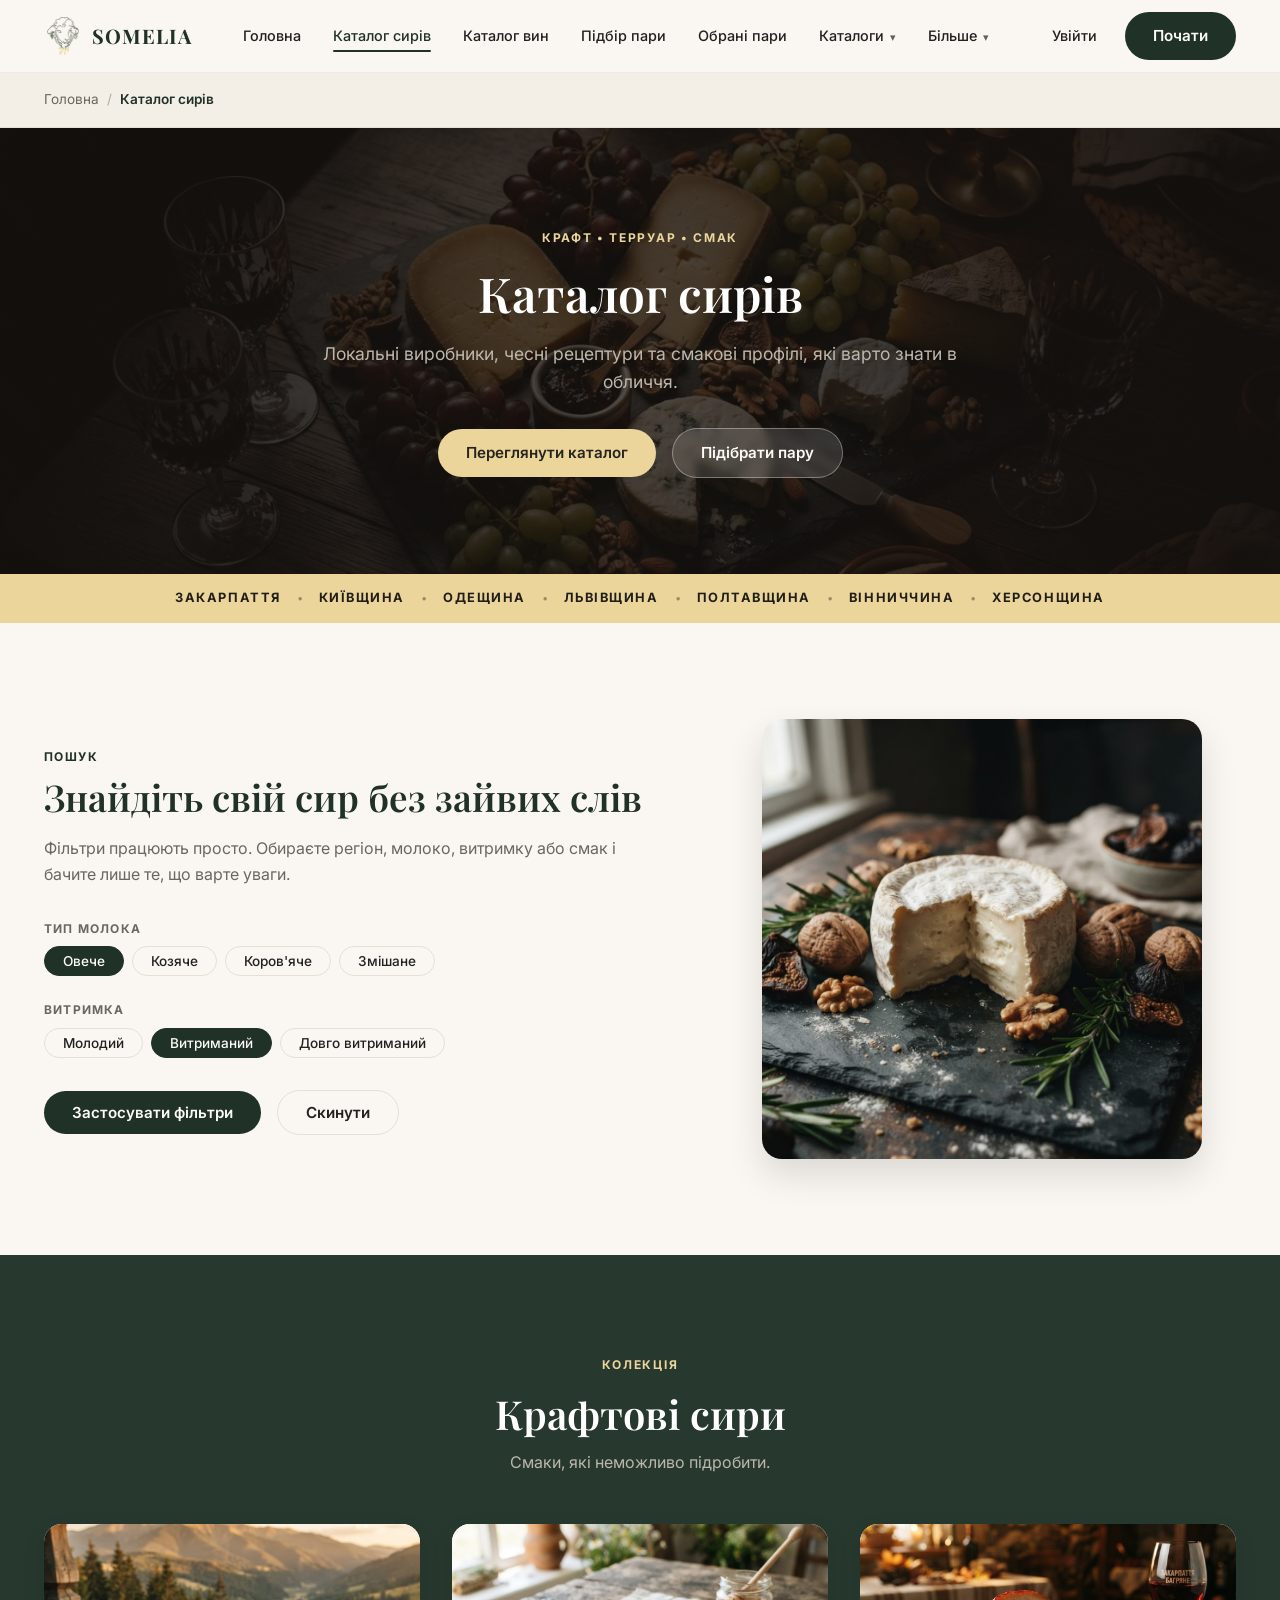
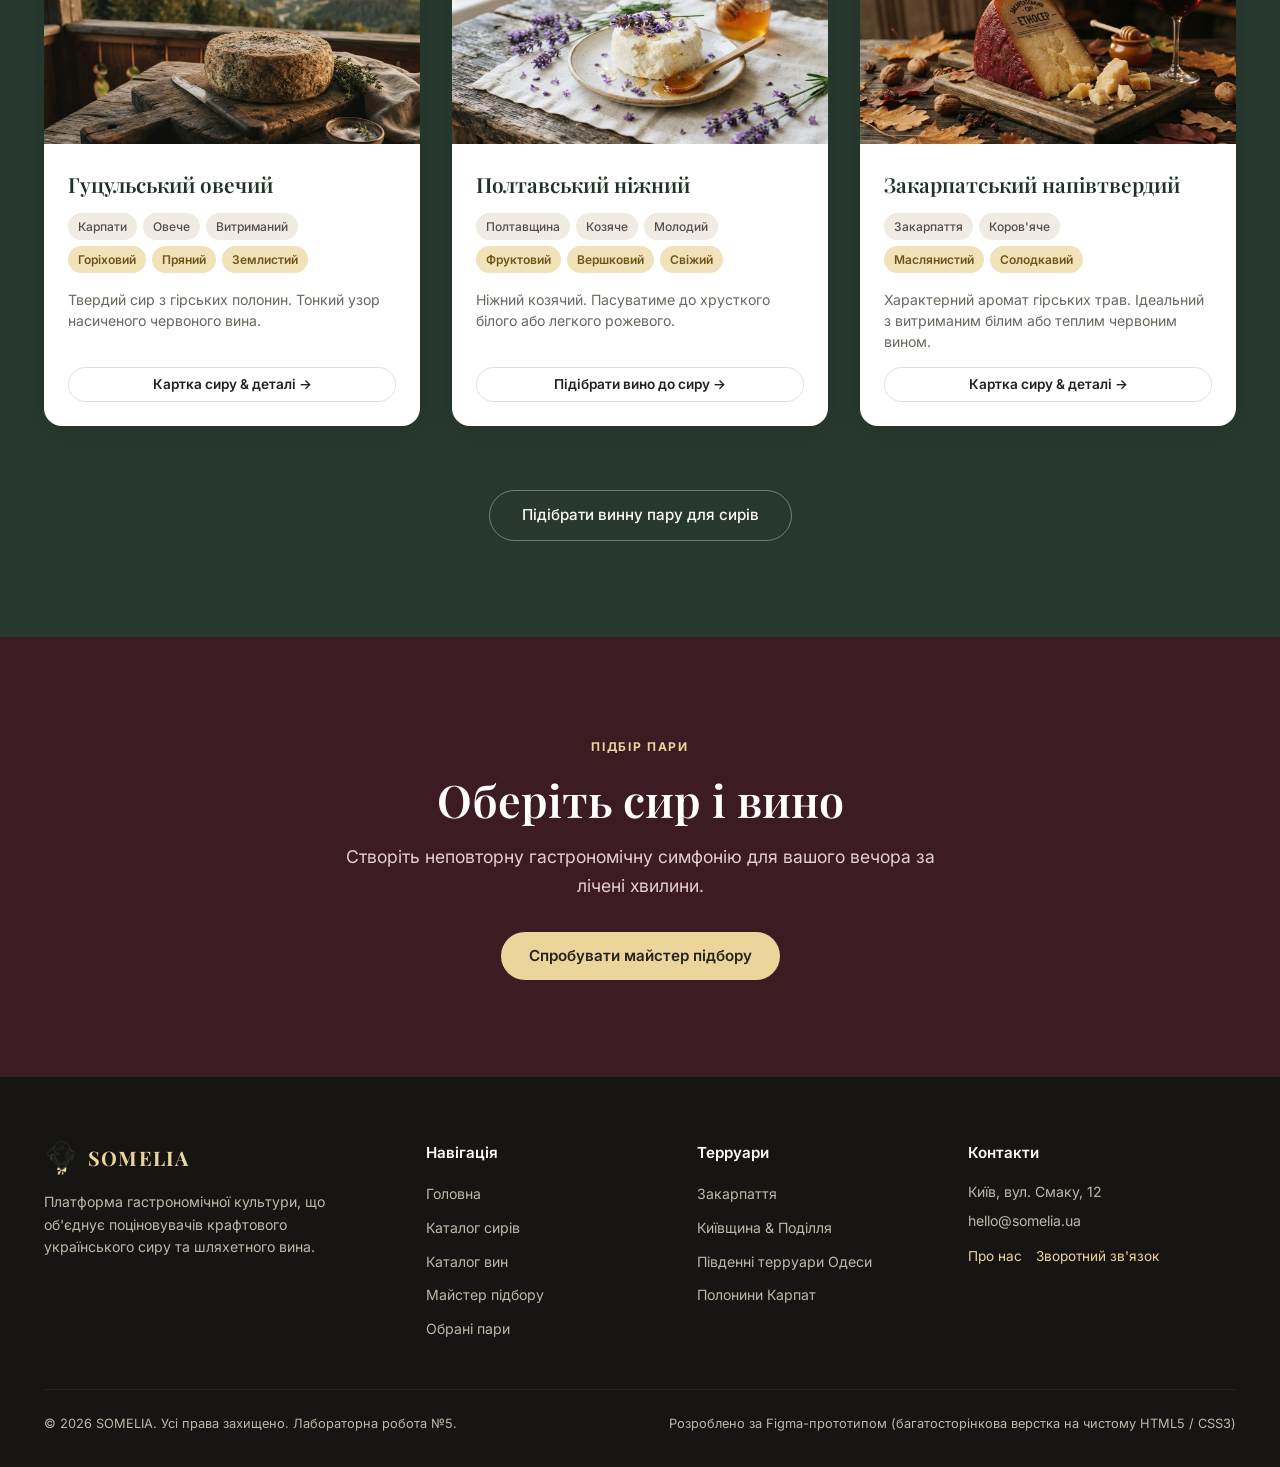
<file: cheese-catalog.html>
﻿<!DOCTYPE html>
<html lang="uk">
<head>
  <meta charset="UTF-8">
  <meta name="viewport" content="width=device-width, initial-scale=1.0">
  <meta name="description" content="Каталог українських крафтових сирів SOMELIA. Локальні сироварні, чесні рецептури, витримка та підбір ідеального вина.">
  <title>SOMELIA — Каталог сирів | Крафт, терруар, смак</title>
  <!-- Favicon & Canonical -->
  <link rel="icon" type="image/png" href="assets/images/somelia_sheep_icon.png">
  <link rel="canonical" href="https://rusincuk.github.io/somelia/cheese-catalog.html">

  <!-- Google Fonts: Playfair Display & Inter -->
  <link rel="preconnect" href="https://fonts.googleapis.com">
  <link rel="preconnect" href="https://fonts.gstatic.com" crossorigin>
  <link href="https://fonts.googleapis.com/css2?family=Inter:wght@400;500;600;700&family=Playfair+Display:ital,wght@0,500;0,600;0,700;1,400&display=swap" rel="stylesheet">

  <!-- Main Stylesheet -->
  <link rel="stylesheet" href="css/style.css">
</head>
<body>

  <!-- ================= SITE HEADER ================= -->
  <header class="site-header" role="banner">
    <div class="container header-container">
      <a href="index.html" class="brand-logo" aria-label="SOMELIA — На головну">
        <img src="assets/images/somelia_sheep_icon.png" alt="SOMELIA Логотип" class="logo-icon" width="38" height="38">
        <span class="logo-text">SOMELIA</span>
      </a>

      <!-- Desktop Navigation -->
      <nav class="main-nav" aria-label="Головна навігація сайту">
        <ul class="nav-list">
          <li class="nav-item"><a href="index.html" class="nav-link">Головна</a></li>
          <li class="nav-item"><a href="cheese-catalog.html" class="nav-link active">Каталог сирів</a></li>
          <li class="nav-item"><a href="wine-catalog.html" class="nav-link">Каталог вин</a></li>
          <li class="nav-item"><a href="pairing-wizard.html" class="nav-link">Підбір пари</a></li>
          <li class="nav-item"><a href="favorites.html" class="nav-link">Обрані пари</a></li>
          <li class="nav-item dropdown">
            <a href="cheese-catalog.html" class="nav-link dropdown-toggle" aria-haspopup="true" aria-expanded="false">
              Каталоги <span class="chevron-icon">▾</span>
            </a>
            <ul class="dropdown-menu">
              <li><a href="cheese-catalog.html">Каталог сирів</a></li>
              <li><a href="wine-catalog.html">Каталог вин</a></li>
              <li><a href="product-card.html">Картка сиру</a></li>
            </ul>
          </li>
          <li class="nav-item dropdown">
            <a href="contacts.html" class="nav-link dropdown-toggle" aria-haspopup="true" aria-expanded="false">
              Більше <span class="chevron-icon">▾</span>
            </a>
            <ul class="dropdown-menu">
              <li><a href="contacts.html">Про нас та контакти</a></li>
              <li><a href="pairing-result.html">Демо результату</a></li>
            </ul>
          </li>
        </ul>
      </nav>

      <!-- Header Actions -->
      <div class="header-actions">
        <a href="contacts.html" class="login-link">Увійти</a>
        <a href="pairing-wizard.html" class="btn btn-primary-dark">Почати</a>
        <button class="mobile-menu-btn" id="mobileMenuToggle" onclick="toggleSomeliaMenu(event)" aria-label="Відкрити головне меню" aria-expanded="false">
          <span class="hamburger-bar"></span>
          <span class="hamburger-bar"></span>
          <span class="hamburger-bar"></span>
        </button>
      </div>
    </div>

    <!-- Mobile Drawer Navigation -->
    <div id="mobileMenu" class="mobile-nav-drawer" style="display:none;">
      <nav class="mobile-nav-links">
        <a href="index.html">Головна</a>
        <a href="cheese-catalog.html">Каталог сирів</a>
        <a href="wine-catalog.html">Каталог вин</a>
        <a href="pairing-wizard.html">Підбір пари</a>
        <a href="favorites.html">Обрані пари</a>
        <a href="contacts.html">Про нас та контакти</a>
      </nav>
      <div class="mobile-nav-actions">
        <a href="contacts.html" class="mobile-btn-outline">Увійти в кабінет</a>
        <a href="pairing-wizard.html" class="mobile-btn-primary">Почати підбір пари</a>
      </div>
    </div>
  </header>

  <!-- ================= BREADCRUMBS ================= -->
  <nav class="breadcrumbs-nav" aria-label="Шлях сторінками">
    <div class="container">
      <ol class="breadcrumbs-list">
        <li><a href="index.html">Головна</a></li>
        <li class="breadcrumbs-sep">/</li>
        <li class="breadcrumbs-current" aria-current="page">Каталог сирів</li>
      </ol>
    </div>
  </nav>

  <!-- ================= MAIN CONTENT ================= -->
  <main id="main-content">

    <!-- 1. SECTION: HERO «Каталог сирів» -->
    <section class="catalog-hero-section" aria-labelledby="catalog-hero-title">
      <div class="catalog-hero-bg">
        <img src="assets/images/cheese_hero.png" alt="Крафтова сирна тарілка з вином та свічкою" class="catalog-hero-img">
        <div class="catalog-hero-overlay"></div>
      </div>
      <div class="container catalog-hero-container">
        <div class="catalog-hero-content">
          <span class="eyebrow-gold">КРАФТ • ТЕРРУАР • СМАК</span>
          <h1 id="catalog-hero-title" class="catalog-hero-title">Каталог сирів</h1>
          <p class="catalog-hero-subtitle">Локальні виробники, чесні рецептури та смакові профілі, які варто знати в обличчя.</p>
          <div class="catalog-hero-btns">
            <a href="#cheese-collection" class="btn btn-gold">Переглянути каталог</a>
            <a href="pairing-wizard.html" class="btn btn-outline-light">Підібрати пару</a>
          </div>
        </div>
      </div>

      <!-- Terroir Regions Yellow Strip -->
      <nav class="terroir-strip" aria-label="Регіони терруарів">
        <div class="container terroir-container">
          <span class="terroir-tag">ЗАКАРПАТТЯ</span>
          <span class="terroir-sep">•</span>
          <span class="terroir-tag">КИЇВЩИНА</span>
          <span class="terroir-sep">•</span>
          <span class="terroir-tag">ОДЕЩИНА</span>
          <span class="terroir-sep">•</span>
          <span class="terroir-tag">ЛЬВІВЩИНА</span>
          <span class="terroir-sep">•</span>
          <span class="terroir-tag">ПОЛТАВЩИНА</span>
          <span class="terroir-sep">•</span>
          <span class="terroir-tag">ВІННИЧЧИНА</span>
          <span class="terroir-sep">•</span>
          <span class="terroir-tag">ХЕРСОНЩИНА</span>
        </div>
      </nav>
    </section>

    <!-- 2. SECTION: ФІЛЬТРАЦІЯ «Знайдіть свій сир без зайвих слів» -->
    <section class="find-cheese-section" aria-labelledby="find-cheese-title">
      <div class="container find-cheese-container">
        <!-- Left: Filters & Form -->
        <div class="find-cheese-content">
          <span class="section-eyebrow">ПОШУК</span>
          <h2 id="find-cheese-title" class="find-cheese-title">Знайдіть свій сир без зайвих слів</h2>
          <p class="find-cheese-desc">Фільтри працюють просто. Обираєте регіон, молоко, витримку або смак і бачите лише те, що варте уваги.</p>

          <form class="cheese-filter-form" role="search" aria-label="Фільтри сирів">
            <!-- Filter Group: Milk Type -->
            <fieldset class="filter-group">
              <legend class="filter-label">ТИП МОЛОКА</legend>
              <div class="filter-pill-options">
                <button type="button" class="btn-filter-pill active" aria-pressed="true">Овече</button>
                <button type="button" class="btn-filter-pill" aria-pressed="false">Козяче</button>
                <button type="button" class="btn-filter-pill" aria-pressed="false">Коров'яче</button>
                <button type="button" class="btn-filter-pill" aria-pressed="false">Змішане</button>
              </div>
            </fieldset>

            <!-- Filter Group: Aging -->
            <fieldset class="filter-group">
              <legend class="filter-label">ВИТРИМКА</legend>
              <div class="filter-pill-options">
                <button type="button" class="btn-filter-pill" aria-pressed="false">Молодий</button>
                <button type="button" class="btn-filter-pill active" aria-pressed="true">Витриманий</button>
                <button type="button" class="btn-filter-pill" aria-pressed="false">Довго витриманий</button>
              </div>
            </fieldset>

            <!-- Buttons -->
            <div class="filter-actions-row">
              <button type="button" class="btn btn-primary-dark">Застосувати фільтри</button>
              <button type="reset" class="btn btn-outline-dark">Скинути</button>
            </div>
          </form>
        </div>

        <!-- Right: Rounded Photo -->
        <div class="find-cheese-visual">
          <figure class="cheese-photo-frame">
            <img src="assets/images/soft_cheese.png" alt="Крафтовий м'який сир на сланцевій дошці з волоськими горіхами та розмарином" class="rounded-cheese-img" loading="lazy">
          </figure>
        </div>
      </div>
    </section>

    <!-- 3. SECTION: «Крафтові сири» (Колекція) -->
    <section id="cheese-collection" class="collection-section" aria-labelledby="collection-title">
      <div class="container">
        <header class="section-header-center">
          <span class="eyebrow-gold">КОЛЕКЦІЯ</span>
          <h2 id="collection-title" class="collection-title">Крафтові сири</h2>
          <p class="collection-subtitle">Смаки, які неможливо підробити.</p>
      
    </header>

        <!-- 3 Cards Grid -->
        <div class="cards-grid cards-grid-3">
          <!-- Card 1: Гуцульський овечий -->
          <article class="cheese-craft-card">
            <div class="cheese-craft-img-wrap">
              <img src="assets/images/cheese_hutsul.png" alt="Гуцульський овечий сир на тлі Карпатських гір" class="cheese-craft-img" loading="lazy">
            </div>
            <div class="cheese-craft-body">
              <h3 class="cheese-craft-title">Гуцульський овечий</h3>
              
              <!-- Badges Row 1: Region & Characteristics -->
              <div class="badge-row">
                <span class="badge-ivory">Карпати</span>
                <span class="badge-ivory">Овече</span>
                <span class="badge-ivory">Витриманий</span>
              </div>

              <!-- Badges Row 2: Taste Profile -->
              <div class="badge-row">
                <span class="badge-amber">Горіховий</span>
                <span class="badge-amber">Пряний</span>
                <span class="badge-amber">Землистий</span>
              </div>

              <p class="cheese-craft-desc">Твердий сир з гірських полонин. Тонкий узор насиченого червоного вина.</p>
              
              <div style="margin-top: 14px;">
                <a href="product-card.html" class="btn btn-outline-dark" style="font-size:0.85rem; padding: 6px 16px; width:100%;">Картка сиру &amp; деталі →</a>
              </div>
            </div>
          </article>

          <!-- Card 2: Полтавський ніжний -->
          <article class="cheese-craft-card">
            <div class="cheese-craft-img-wrap">
              <img src="assets/images/cheese_poltava.png" alt="Полтавський ніжний козячий сир з лавандою та медом" class="cheese-craft-img" loading="lazy">
            </div>
            <div class="cheese-craft-body">
              <h3 class="cheese-craft-title">Полтавський ніжний</h3>

              <!-- Badges Row 1: Region & Characteristics -->
              <div class="badge-row">
                <span class="badge-ivory">Полтавщина</span>
                <span class="badge-ivory">Козяче</span>
                <span class="badge-ivory">Молодий</span>
              </div>

              <!-- Badges Row 2: Taste Profile -->
              <div class="badge-row">
                <span class="badge-amber">Фруктовий</span>
                <span class="badge-amber">Вершковий</span>
                <span class="badge-amber">Свіжий</span>
              </div>

              <p class="cheese-craft-desc">Ніжний козячий. Пасуватиме до хрусткого білого або легкого рожевого.</p>

              <div style="margin-top: 14px;">
                <a href="pairing-wizard.html" class="btn btn-outline-dark" style="font-size:0.85rem; padding: 6px 16px; width:100%;">Підібрати вино до сиру →</a>
              </div>
            </div>
          </article>

          <!-- Card 3: Закарпатський напівтвердий -->
          <article class="cheese-craft-card">
            <div class="cheese-craft-img-wrap">
              <img src="assets/images/cheese_zakarpattya.png" alt="Закарпатський напівтвердий сир з келихом вина та осіннім листям" class="cheese-craft-img" loading="lazy">
            </div>
            <div class="cheese-craft-body">
              <h3 class="cheese-craft-title">Закарпатський напівтвердий</h3>

              <!-- Badges Row 1: Region & Characteristics -->
              <div class="badge-row">
                <span class="badge-ivory">Закарпаття</span>
                <span class="badge-ivory">Коров'яче</span>
              </div>

              <!-- Badges Row 2: Taste Profile -->
              <div class="badge-row">
                <span class="badge-amber">Маслянистий</span>
                <span class="badge-amber">Солодкавий</span>
              </div>

              <p class="cheese-craft-desc">Характерний аромат гірських трав. Ідеальний з витриманим білим або теплим червоним вином.</p>

              <div style="margin-top: 14px;">
                <a href="product-card.html" class="btn btn-outline-dark" style="font-size:0.85rem; padding: 6px 16px; width:100%;">Картка сиру &amp; деталі →</a>
              </div>
            </div>
          </article>
        </div>

        <!-- Section Bottom Button -->
        <div class="collection-bottom-cta">
          <a href="pairing-wizard.html" class="btn btn-outline-collection">Підібрати винну пару для сирів</a>
        </div>
      </div>
    </section>

    <!-- 4. SECTION: ПІДБІР ПАРИ (Wine Bordeaux Banner) -->
    <section class="wine-banner-section" aria-labelledby="wine-banner-title">
      <div class="container wine-banner-container">
        <span class="eyebrow-wine">ПІДБІР ПАРИ</span>
        <h2 id="wine-banner-title" class="wine-banner-title">Оберіть сир і вино</h2>
        <p class="wine-banner-subtitle">Створіть неповторну гастрономічну симфонію для вашого вечора за лічені хвилини.</p>
        <div class="wine-banner-cta">
          <a href="pairing-wizard.html" class="btn btn-gold">Спробувати майстер підбору</a>
        </div>
      </div>
    </section>

  </main>

  <!-- ================= SITE FOOTER ================= -->
  <footer class="site-footer" role="contentinfo">
    <div class="container footer-container">
      <div class="footer-top-grid">
        <!-- Brand Info -->
        <div class="footer-col brand-col">
          <div class="footer-brand">
            <img src="assets/images/somelia_sheep_icon.png" alt="SOMELIA" class="footer-logo-img" width="34" height="34">
            <span class="footer-brand-title">SOMELIA</span>
          </div>
          <p class="footer-tagline">Платформа гастрономічної культури, що об'єднує поціновувачів крафтового українського сиру та шляхетного вина.</p>
        </div>

        <!-- Nav Links -->
        <div class="footer-col">
          <h4 class="footer-heading">Навігація</h4>
          <ul class="footer-links">
            <li><a href="index.html">Головна</a></li>
            <li><a href="cheese-catalog.html">Каталог сирів</a></li>
            <li><a href="wine-catalog.html">Каталог вин</a></li>
            <li><a href="pairing-wizard.html">Майстер підбору</a></li>
            <li><a href="favorites.html">Обрані пари</a></li>
          </ul>
        </div>

        <!-- Terroirs -->
        <div class="footer-col">
          <h4 class="footer-heading">Терруари</h4>
          <ul class="footer-links">
            <li><a href="cheese-catalog.html">Закарпаття</a></li>
            <li><a href="cheese-catalog.html">Київщина &amp; Поділля</a></li>
            <li><a href="cheese-catalog.html">Південні терруари Одеси</a></li>
            <li><a href="cheese-catalog.html">Полонини Карпат</a></li>
          </ul>
        </div>

        <!-- Contacts -->
        <div class="footer-col">
          <h4 class="footer-heading">Контакти</h4>
          <p class="footer-contact-item">Київ, вул. Смаку, 12</p>
          <p class="footer-contact-item">hello@somelia.ua</p>
          <div class="footer-socials">
            <a href="contacts.html">Про нас</a>
            <a href="contacts.html">Зворотний зв'язок</a>
          </div>
        </div>
      </div>

      <div class="footer-bottom-bar">
        <p class="copyright">© 2026 SOMELIA. Усі права захищено. Лабораторна робота №5.</p>
        <p class="made-with">Розроблено за Figma-прототипом (багатосторінкова верстка на чистому HTML5 / CSS3)</p>
      </div>
    </div>
  </footer>


  <!-- Universal Mobile Navigation Script -->
  <script src="js/mobile-nav.js" defer></script>
</body>
</html>
</file>
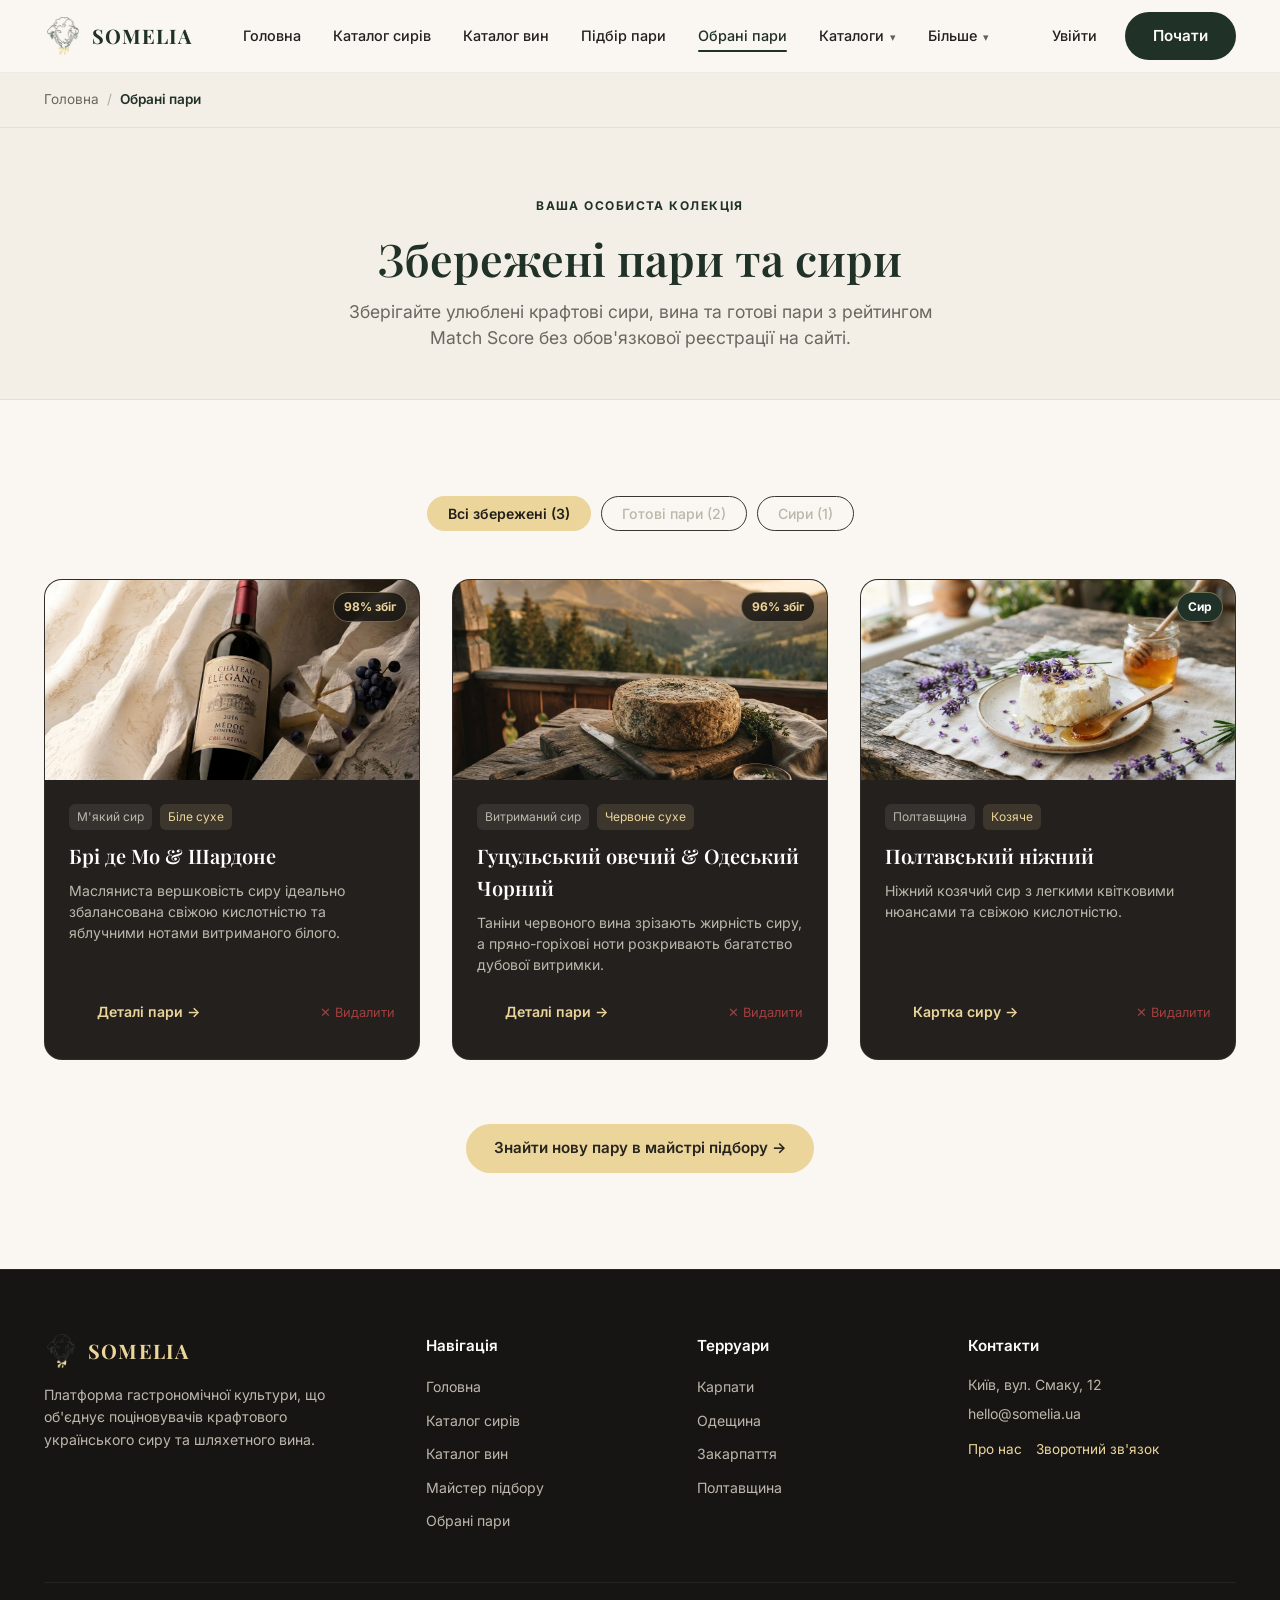
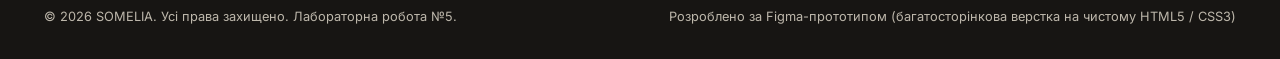
<file: favorites.html>
﻿<!DOCTYPE html>
<html lang="uk">
<head>
  <meta charset="UTF-8">
  <meta name="viewport" content="width=device-width, initial-scale=1.0">
  <meta name="description" content="Обрані гастрономічні пари та збережені сири в SOMELIA. Ваша персональна колекція крафтових смаків.">
  <title>SOMELIA — Обрані пари | Ваша колекція смаків</title>

  <!-- Google Fonts: Playfair Display & Inter -->
  <link rel="preconnect" href="https://fonts.googleapis.com">
  <link rel="preconnect" href="https://fonts.gstatic.com" crossorigin>
  <link href="https://fonts.googleapis.com/css2?family=Inter:wght@400;500;600;700&family=Playfair+Display:ital,wght@0,500;0,600;0,700;1,400&display=swap" rel="stylesheet">

  <!-- Main Stylesheet -->
  <link rel="stylesheet" href="css/style.css">
  <script src="js/mobile-nav.js"></script>
</head>
<body>

  <!-- ================= SITE HEADER ================= -->
  <header class="site-header" role="banner">
    <div class="container header-container">
      <a href="index.html" class="brand-logo" aria-label="SOMELIA — На головну">
        <img src="assets/images/somelia_sheep_icon.png" alt="SOMELIA Логотип" class="logo-icon" width="38" height="38">
        <span class="logo-text">SOMELIA</span>
      </a>

      <!-- Desktop Navigation -->
      <nav class="main-nav" aria-label="Головна навігація сайту">
        <ul class="nav-list">
          <li class="nav-item"><a href="index.html" class="nav-link">Головна</a></li>
          <li class="nav-item"><a href="cheese-catalog.html" class="nav-link">Каталог сирів</a></li>
          <li class="nav-item"><a href="wine-catalog.html" class="nav-link">Каталог вин</a></li>
          <li class="nav-item"><a href="pairing-wizard.html" class="nav-link">Підбір пари</a></li>
          <li class="nav-item"><a href="favorites.html" class="nav-link active">Обрані пари</a></li>
          <li class="nav-item dropdown">
            <a href="favorites.html" class="nav-link dropdown-toggle" aria-haspopup="true" aria-expanded="false">
              Каталоги <span class="chevron-icon">▾</span>
            </a>
            <ul class="dropdown-menu">
              <li><a href="cheese-catalog.html">Каталог сирів</a></li>
              <li><a href="wine-catalog.html">Каталог вин</a></li>
              <li><a href="product-card.html">Картка сиру</a></li>
            </ul>
          </li>
          <li class="nav-item dropdown">
            <a href="contacts.html" class="nav-link dropdown-toggle" aria-haspopup="true" aria-expanded="false">
              Більше <span class="chevron-icon">▾</span>
            </a>
            <ul class="dropdown-menu">
              <li><a href="contacts.html">Про нас та контакти</a></li>
              <li><a href="pairing-result.html">Демо результату</a></li>
            </ul>
          </li>
        </ul>
      </nav>

      <!-- Header Actions -->
      <div class="header-actions">
        <a href="contacts.html" class="login-link">Увійти</a>
        <a href="pairing-wizard.html" class="btn btn-primary-dark">Почати</a>
        <button class="mobile-menu-btn" id="mobileMenuToggle" onclick="toggleSomeliaMenu(event)" aria-label="Відкрити головне меню" aria-expanded="false">
          <span class="hamburger-bar"></span>
          <span class="hamburger-bar"></span>
          <span class="hamburger-bar"></span>
        </button>
      </div>
    </div>

    <!-- Mobile Drawer Navigation -->
    <div id="mobileMenu" class="mobile-nav-drawer" style="display:none;">
      <nav class="mobile-nav-links">
        <a href="index.html">Головна</a>
        <a href="cheese-catalog.html">Каталог сирів</a>
        <a href="wine-catalog.html">Каталог вин</a>
        <a href="pairing-wizard.html">Підбір пари</a>
        <a href="favorites.html">Обрані пари</a>
        <a href="contacts.html">Про нас та контакти</a>
      </nav>
      <div class="mobile-nav-actions">
        <a href="contacts.html" class="mobile-btn-outline">Увійти в кабінет</a>
        <a href="pairing-wizard.html" class="mobile-btn-primary">Почати підбір пари</a>
      </div>
    </div>
  </header>

  <!-- ================= BREADCRUMBS ================= -->
  <nav class="breadcrumbs-nav" aria-label="Шлях сторінками">
    <div class="container">
      <ol class="breadcrumbs-list">
        <li><a href="index.html">Головна</a></li>
        <li class="breadcrumbs-sep">/</li>
        <li class="breadcrumbs-current" aria-current="page">Обрані пари</li>
      </ol>
    </div>
  </nav>

  <!-- ================= MAIN CONTENT ================= -->
  <main id="main-content">

    <section class="page-header-banner">
      <div class="container">
        <span class="section-eyebrow">ВАША ОСОБИСТА КОЛЕКЦІЯ</span>
        <h1 class="page-header-title">Збережені пари та сири</h1>
        <p class="page-header-subtitle">Зберігайте улюблені крафтові сири, вина та готові пари з рейтингом Match Score без обов'язкової реєстрації на сайті.</p>
      </div>
    </section>

    <section class="favorites-section">
      <div class="container">
        
        <!-- Filter Tabs -->
        <div class="filter-chips-row" style="margin-bottom: var(--spacing-2xl);">
          <button class="chip active">Всі збережені (3)</button>
          <button class="chip">Готові пари (2)</button>
          <button class="chip">Сири (1)</button>
        </div>

        <!-- Cards Grid -->
        <div class="cards-grid cards-grid-3">
          
          <!-- Fav 1: Pair -->
          <article class="pair-card">
            <div class="pair-card-img-wrap">
              <img src="assets/images/pairing_1.png" alt="Брі де Мо та Шардоне" class="pair-card-img">
              <span class="match-badge">98% збіг</span>
            </div>
            <div class="pair-card-body">
              <div class="pair-tags">
                <span class="tag-light">М'який сир</span>
                <span class="tag-gold">Біле сухе</span>
              </div>
              <h3 class="pair-card-title">Брі де Мо &amp; Шардоне</h3>
              <p class="pair-card-desc">Масляниста вершковість сиру ідеально збалансована свіжою кислотністю та яблучними нотами витриманого білого.</p>
              <div style="display:flex; justify-content:space-between; align-items:center; margin-top:14px;">
                <a href="pairing-result.html" class="btn btn-card-details" style="margin:0;">Деталі пари →</a>
                <button type="button" style="color:#A04040; font-size:0.8rem; cursor:pointer;" title="Видалити з обраних">✕ Видалити</button>
              </div>
            </div>
          </article>

          <!-- Fav 2: Pair -->
          <article class="pair-card">
            <div class="pair-card-img-wrap">
              <img src="assets/images/cheese_hutsul.png" alt="Гуцульський овечий та Одеський Чорний" class="pair-card-img">
              <span class="match-badge">96% збіг</span>
            </div>
            <div class="pair-card-body">
              <div class="pair-tags">
                <span class="tag-light">Витриманий сир</span>
                <span class="tag-gold">Червоне сухе</span>
              </div>
              <h3 class="pair-card-title">Гуцульський овечий &amp; Одеський Чорний</h3>
              <p class="pair-card-desc">Таніни червоного вина зрізають жирність сиру, а пряно-горіхові ноти розкривають багатство дубової витримки.</p>
              <div style="display:flex; justify-content:space-between; align-items:center; margin-top:14px;">
                <a href="pairing-result.html" class="btn btn-card-details" style="margin:0;">Деталі пари →</a>
                <button type="button" style="color:#A04040; font-size:0.8rem; cursor:pointer;" title="Видалити з обраних">✕ Видалити</button>
              </div>
            </div>
          </article>

          <!-- Fav 3: Single Cheese -->
          <article class="pair-card">
            <div class="pair-card-img-wrap">
              <img src="assets/images/cheese_poltava.png" alt="Полтавський ніжний" class="pair-card-img">
              <span class="match-badge" style="background:var(--color-primary-dark); color:#FFF;">Сир</span>
            </div>
            <div class="pair-card-body">
              <div class="pair-tags">
                <span class="tag-light">Полтавщина</span>
                <span class="tag-gold">Козяче</span>
              </div>
              <h3 class="pair-card-title">Полтавський ніжний</h3>
              <p class="pair-card-desc">Ніжний козячий сир з легкими квітковими нюансами та свіжою кислотністю.</p>
              <div style="display:flex; justify-content:space-between; align-items:center; margin-top:14px;">
                <a href="product-card.html" class="btn btn-card-details" style="margin:0;">Картка сиру →</a>
                <button type="button" style="color:#A04040; font-size:0.8rem; cursor:pointer;" title="Видалити з обраних">✕ Видалити</button>
              </div>
            </div>
          </article>

        </div>

        <div style="text-align:center; margin-top:var(--spacing-3xl);">
          <a href="pairing-wizard.html" class="btn btn-gold">Знайти нову пару в майстрі підбору →</a>
        </div>

      </div>
    </section>

  </main>

  <!-- ================= SITE FOOTER ================= -->
  <footer class="site-footer" role="contentinfo">
    <div class="container footer-container">
      <div class="footer-top-grid">
        <div class="footer-col brand-col">
          <div class="footer-brand">
            <img src="assets/images/somelia_sheep_icon.png" alt="SOMELIA" class="footer-logo-img" width="34" height="34">
            <span class="footer-brand-title">SOMELIA</span>
          </div>
          <p class="footer-tagline">Платформа гастрономічної культури, що об'єднує поціновувачів крафтового українського сиру та шляхетного вина.</p>
        </div>

        <div class="footer-col">
          <h4 class="footer-heading">Навігація</h4>
          <ul class="footer-links">
            <li><a href="index.html">Головна</a></li>
            <li><a href="cheese-catalog.html">Каталог сирів</a></li>
            <li><a href="wine-catalog.html">Каталог вин</a></li>
            <li><a href="pairing-wizard.html">Майстер підбору</a></li>
            <li><a href="favorites.html">Обрані пари</a></li>
          </ul>
        </div>

        <div class="footer-col">
          <h4 class="footer-heading">Терруари</h4>
          <ul class="footer-links">
            <li><a href="cheese-catalog.html">Карпати</a></li>
            <li><a href="wine-catalog.html">Одещина</a></li>
            <li><a href="cheese-catalog.html">Закарпаття</a></li>
            <li><a href="cheese-catalog.html">Полтавщина</a></li>
          </ul>
        </div>

        <div class="footer-col">
          <h4 class="footer-heading">Контакти</h4>
          <p class="footer-contact-item">Київ, вул. Смаку, 12</p>
          <p class="footer-contact-item">hello@somelia.ua</p>
          <div class="footer-socials">
            <a href="contacts.html">Про нас</a>
            <a href="contacts.html">Зворотний зв'язок</a>
          </div>
        </div>
      </div>

      <div class="footer-bottom-bar">
        <p class="copyright">© 2026 SOMELIA. Усі права захищено. Лабораторна робота №5.</p>
        <p class="made-with">Розроблено за Figma-прототипом (багатосторінкова верстка на чистому HTML5 / CSS3)</p>
      </div>
    </div>
  </footer>


  <!-- Universal Mobile Navigation Script -->
  <script src="js/mobile-nav.js"></script>
</body>
</html>
</file>
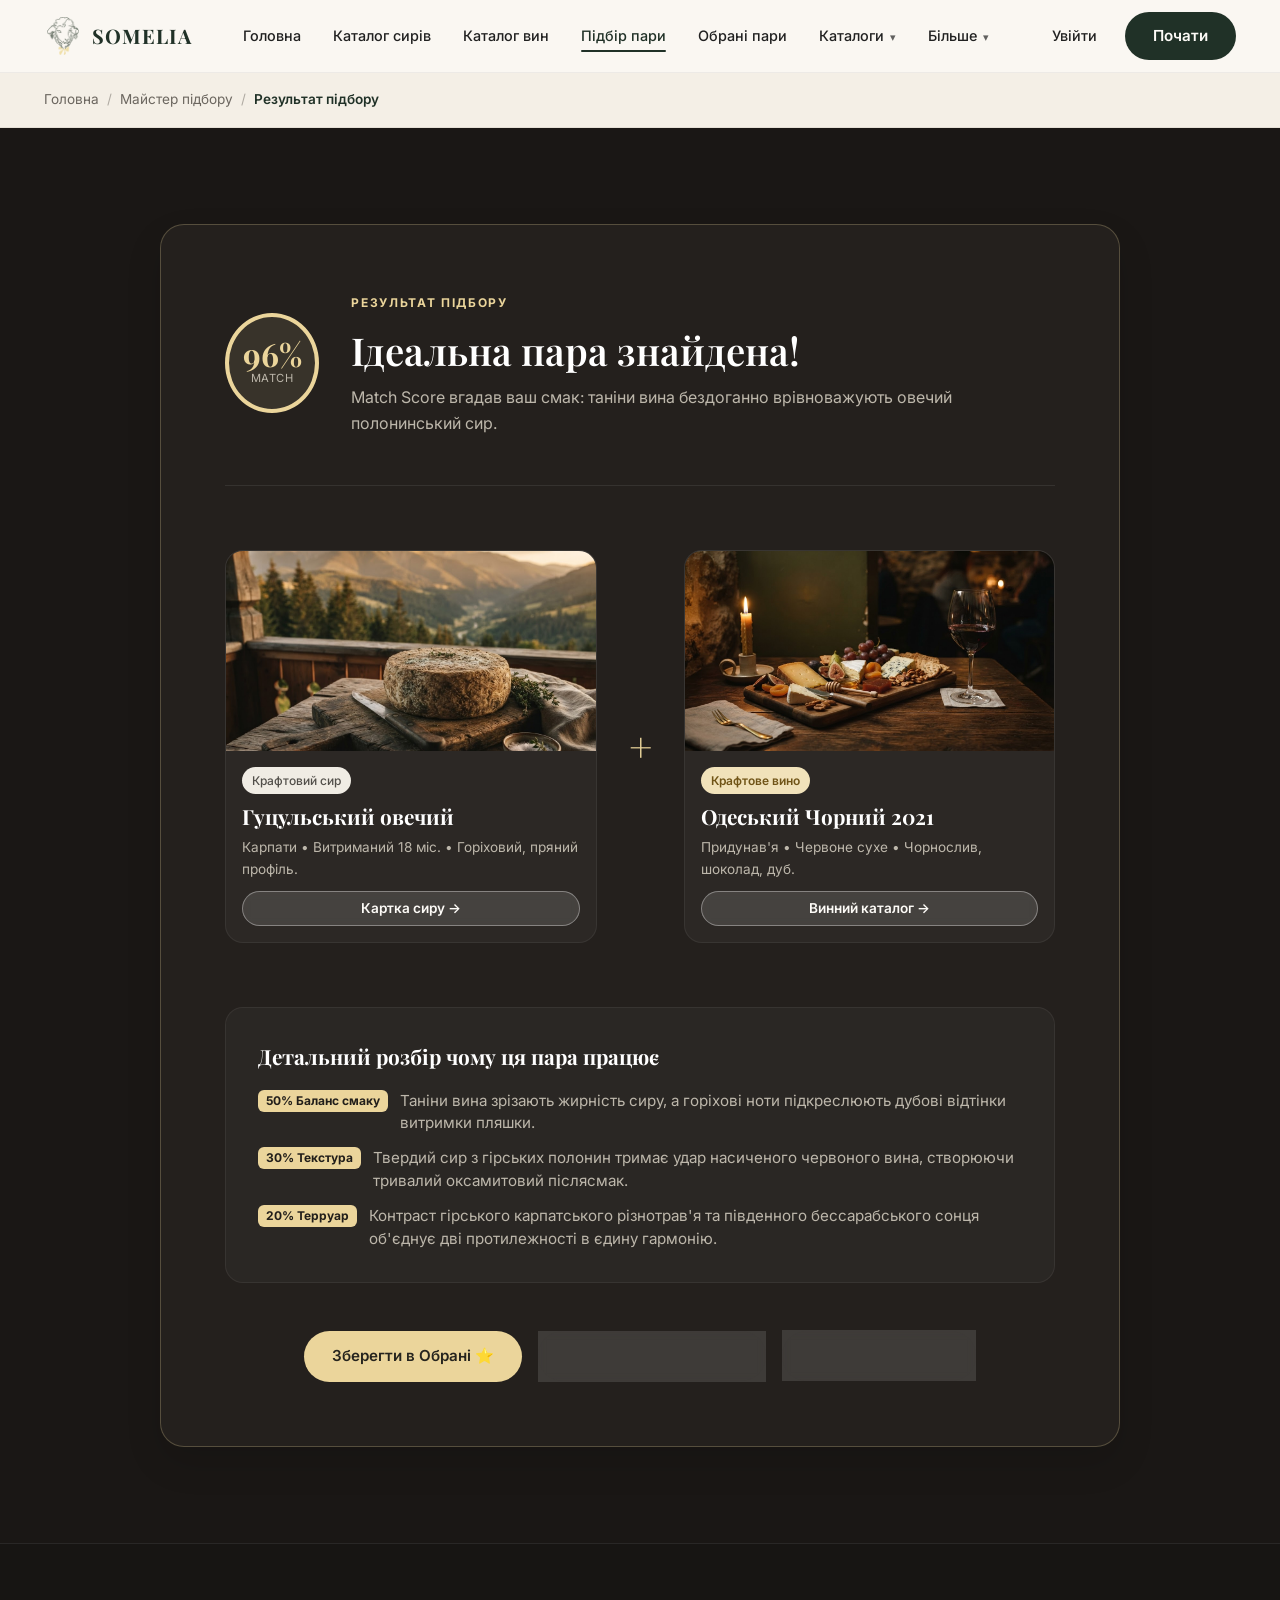
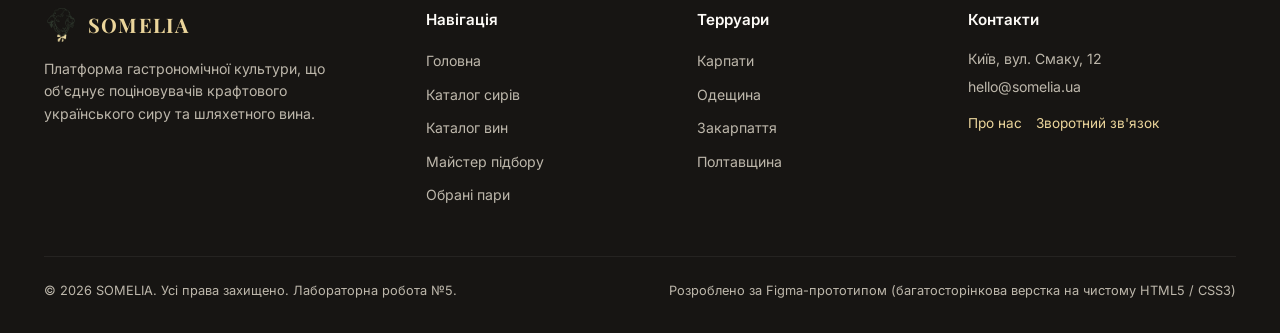
<file: pairing-result.html>
﻿<!DOCTYPE html>
<html lang="uk">
<head>
  <meta charset="UTF-8">
  <meta name="viewport" content="width=device-width, initial-scale=1.0">
  <meta name="description" content="Результат підбору пари SOMELIA: Гуцульський овечий сир та Одеський Чорний. Match Score 96%.">
  <title>SOMELIA — Результат підбору | Ідеальна пара знайдена (96% Match)</title>

  <!-- Google Fonts: Playfair Display & Inter -->
  <link rel="preconnect" href="https://fonts.googleapis.com">
  <link rel="preconnect" href="https://fonts.gstatic.com" crossorigin>
  <link href="https://fonts.googleapis.com/css2?family=Inter:wght@400;500;600;700&family=Playfair+Display:ital,wght@0,500;0,600;0,700;1,400&display=swap" rel="stylesheet">

  <!-- Main Stylesheet -->
  <link rel="stylesheet" href="css/style.css">
  <script src="js/mobile-nav.js"></script>
</head>
<body>

  <!-- ================= SITE HEADER ================= -->
  <header class="site-header" role="banner">
    <div class="container header-container">
      <a href="index.html" class="brand-logo" aria-label="SOMELIA — На головну">
        <img src="assets/images/somelia_sheep_icon.png" alt="SOMELIA Логотип" class="logo-icon" width="38" height="38">
        <span class="logo-text">SOMELIA</span>
      </a>

      <!-- Desktop Navigation -->
      <nav class="main-nav" aria-label="Головна навігація сайту">
        <ul class="nav-list">
          <li class="nav-item"><a href="index.html" class="nav-link">Головна</a></li>
          <li class="nav-item"><a href="cheese-catalog.html" class="nav-link">Каталог сирів</a></li>
          <li class="nav-item"><a href="wine-catalog.html" class="nav-link">Каталог вин</a></li>
          <li class="nav-item"><a href="pairing-wizard.html" class="nav-link active">Підбір пари</a></li>
          <li class="nav-item"><a href="favorites.html" class="nav-link">Обрані пари</a></li>
          <li class="nav-item dropdown">
            <a href="pairing-wizard.html" class="nav-link dropdown-toggle" aria-haspopup="true" aria-expanded="false">
              Каталоги <span class="chevron-icon">▾</span>
            </a>
            <ul class="dropdown-menu">
              <li><a href="cheese-catalog.html">Каталог сирів</a></li>
              <li><a href="wine-catalog.html">Каталог вин</a></li>
              <li><a href="product-card.html">Картка сиру</a></li>
            </ul>
          </li>
          <li class="nav-item dropdown">
            <a href="contacts.html" class="nav-link dropdown-toggle" aria-haspopup="true" aria-expanded="false">
              Більше <span class="chevron-icon">▾</span>
            </a>
            <ul class="dropdown-menu">
              <li><a href="contacts.html">Про нас та контакти</a></li>
              <li><a href="pairing-result.html">Демо результату</a></li>
            </ul>
          </li>
        </ul>
      </nav>

      <!-- Header Actions -->
      <div class="header-actions">
        <a href="contacts.html" class="login-link">Увійти</a>
        <a href="pairing-wizard.html" class="btn btn-primary-dark">Почати</a>
        <button class="mobile-menu-btn" id="mobileMenuToggle" onclick="toggleSomeliaMenu(event)" aria-label="Відкрити головне меню" aria-expanded="false">
          <span class="hamburger-bar"></span>
          <span class="hamburger-bar"></span>
          <span class="hamburger-bar"></span>
        </button>
      </div>
    </div>

    <!-- Mobile Drawer Navigation -->
    <div id="mobileMenu" class="mobile-nav-drawer" style="display:none;">
      <nav class="mobile-nav-links">
        <a href="index.html">Головна</a>
        <a href="cheese-catalog.html">Каталог сирів</a>
        <a href="wine-catalog.html">Каталог вин</a>
        <a href="pairing-wizard.html">Підбір пари</a>
        <a href="favorites.html">Обрані пари</a>
        <a href="contacts.html">Про нас та контакти</a>
      </nav>
      <div class="mobile-nav-actions">
        <a href="contacts.html" class="mobile-btn-outline">Увійти в кабінет</a>
        <a href="pairing-wizard.html" class="mobile-btn-primary">Почати підбір пари</a>
      </div>
    </div>
  </header>

  <!-- ================= BREADCRUMBS ================= -->
  <nav class="breadcrumbs-nav" aria-label="Шлях сторінками">
    <div class="container">
      <ol class="breadcrumbs-list">
        <li><a href="index.html">Головна</a></li>
        <li class="breadcrumbs-sep">/</li>
        <li><a href="pairing-wizard.html">Майстер підбору</a></li>
        <li class="breadcrumbs-sep">/</li>
        <li class="breadcrumbs-current" aria-current="page">Результат підбору</li>
      </ol>
    </div>
  </nav>

  <!-- ================= MAIN CONTENT ================= -->
  <main id="main-content">

    <section class="result-section">
      <div class="container">
        <div class="result-card-main">
          
          <!-- Score Banner -->
          <div class="result-score-banner">
            <div class="score-circle-lg">
              <span class="score-circle-num">96%</span>
              <span class="score-circle-label">Match</span>
            </div>
            <div>
              <span class="eyebrow-gold">РЕЗУЛЬТАТ ПІДБОРУ</span>
              <h1 class="page-header-title" style="color:#FFF; text-align:left; font-size:2.4rem;">Ідеальна пара знайдена!</h1>
              <p style="color:var(--color-text-light-muted); font-size:1rem;">Match Score вгадав ваш смак: таніни вина бездоганно врівноважують овечий полонинський сир.</p>
            </div>
          </div>

          <!-- Duo Pair Visual Cards -->
          <div class="result-pair-duo">
            <!-- Cheese Card -->
            <div class="pair-duo-card">
              <img src="assets/images/cheese_hutsul.png" alt="Гуцульський овечий сир" class="pair-duo-img">
              <div class="pair-duo-content">
                <span class="badge-ivory" style="margin-bottom:6px;">Крафтовий сир</span>
                <h3 style="font-family:var(--font-serif); font-size:1.3rem; color:#FFF; margin-bottom:4px;">Гуцульський овечий</h3>
                <p style="font-size:0.85rem; color:var(--color-text-light-muted); margin-bottom:10px;">Карпати • Витриманий 18 міс. • Горіховий, пряний профіль.</p>
                <a href="product-card.html" class="btn btn-outline-light" style="width:100%; font-size:0.85rem; padding:6px 12px;">Картка сиру →</a>
              </div>
            </div>

            <!-- Plus Sign -->
            <div class="pair-duo-plus">+</div>

            <!-- Wine Card -->
            <div class="pair-duo-card">
              <img src="assets/images/pairing_3.png" alt="Одеський Чорний вино" class="pair-duo-img">
              <div class="pair-duo-content">
                <span class="badge-amber" style="margin-bottom:6px;">Крафтове вино</span>
                <h3 style="font-family:var(--font-serif); font-size:1.3rem; color:#FFF; margin-bottom:4px;">Одеський Чорний 2021</h3>
                <p style="font-size:0.85rem; color:var(--color-text-light-muted); margin-bottom:10px;">Придунав'я • Червоне сухе • Чорнослив, шоколад, дуб.</p>
                <a href="wine-catalog.html" class="btn btn-outline-light" style="width:100%; font-size:0.85rem; padding:6px 12px;">Винний каталог →</a>
              </div>
            </div>
          </div>

          <!-- Breakdown Explanation -->
          <div class="breakdown-box">
            <h2 class="breakdown-title">Детальний розбір чому ця пара працює</h2>
            <div class="breakdown-list">
              <div class="breakdown-item">
                <span class="breakdown-badge">50% Баланс смаку</span>
                <span>Таніни вина зрізають жирність сиру, а горіхові ноти підкреслюють дубові відтінки витримки пляшки.</span>
              </div>
              <div class="breakdown-item">
                <span class="breakdown-badge">30% Текстура</span>
                <span>Твердий сир з гірських полонин тримає удар насиченого червоного вина, створюючи тривалий оксамитовий післясмак.</span>
              </div>
              <div class="breakdown-item">
                <span class="breakdown-badge">20% Терруар</span>
                <span>Контраст гірського карпатського різнотрав'я та південного бессарабського сонця об'єднує дві протилежності в єдину гармонію.</span>
              </div>
            </div>
          </div>

          <!-- Actions -->
          <div style="display:flex; gap:16px; justify-content:center; flex-wrap:wrap;">
            <a href="favorites.html" class="btn btn-gold">Зберегти в Обрані ⭐</a>
            <a href="pairing-wizard.html" class="btn btn-outline-light">Підібрати іншу пару ↺</a>
            <a href="cheese-catalog.html" class="btn btn-outline-light">Всі сири каталогу</a>
          </div>

        </div>
      </div>
    </section>

  </main>

  <!-- ================= SITE FOOTER ================= -->
  <footer class="site-footer" role="contentinfo">
    <div class="container footer-container">
      <div class="footer-top-grid">
        <div class="footer-col brand-col">
          <div class="footer-brand">
            <img src="assets/images/somelia_sheep_icon.png" alt="SOMELIA" class="footer-logo-img" width="34" height="34">
            <span class="footer-brand-title">SOMELIA</span>
          </div>
          <p class="footer-tagline">Платформа гастрономічної культури, що об'єднує поціновувачів крафтового українського сиру та шляхетного вина.</p>
        </div>

        <div class="footer-col">
          <h4 class="footer-heading">Навігація</h4>
          <ul class="footer-links">
            <li><a href="index.html">Головна</a></li>
            <li><a href="cheese-catalog.html">Каталог сирів</a></li>
            <li><a href="wine-catalog.html">Каталог вин</a></li>
            <li><a href="pairing-wizard.html">Майстер підбору</a></li>
            <li><a href="favorites.html">Обрані пари</a></li>
          </ul>
        </div>

        <div class="footer-col">
          <h4 class="footer-heading">Терруари</h4>
          <ul class="footer-links">
            <li><a href="cheese-catalog.html">Карпати</a></li>
            <li><a href="wine-catalog.html">Одещина</a></li>
            <li><a href="cheese-catalog.html">Закарпаття</a></li>
            <li><a href="cheese-catalog.html">Полтавщина</a></li>
          </ul>
        </div>

        <div class="footer-col">
          <h4 class="footer-heading">Контакти</h4>
          <p class="footer-contact-item">Київ, вул. Смаку, 12</p>
          <p class="footer-contact-item">hello@somelia.ua</p>
          <div class="footer-socials">
            <a href="contacts.html">Про нас</a>
            <a href="contacts.html">Зворотний зв'язок</a>
          </div>
        </div>
      </div>

      <div class="footer-bottom-bar">
        <p class="copyright">© 2026 SOMELIA. Усі права захищено. Лабораторна робота №5.</p>
        <p class="made-with">Розроблено за Figma-прототипом (багатосторінкова верстка на чистому HTML5 / CSS3)</p>
      </div>
    </div>
  </footer>


  <!-- Universal Mobile Navigation Script -->
  <script src="js/mobile-nav.js"></script>
</body>
</html>
</file>
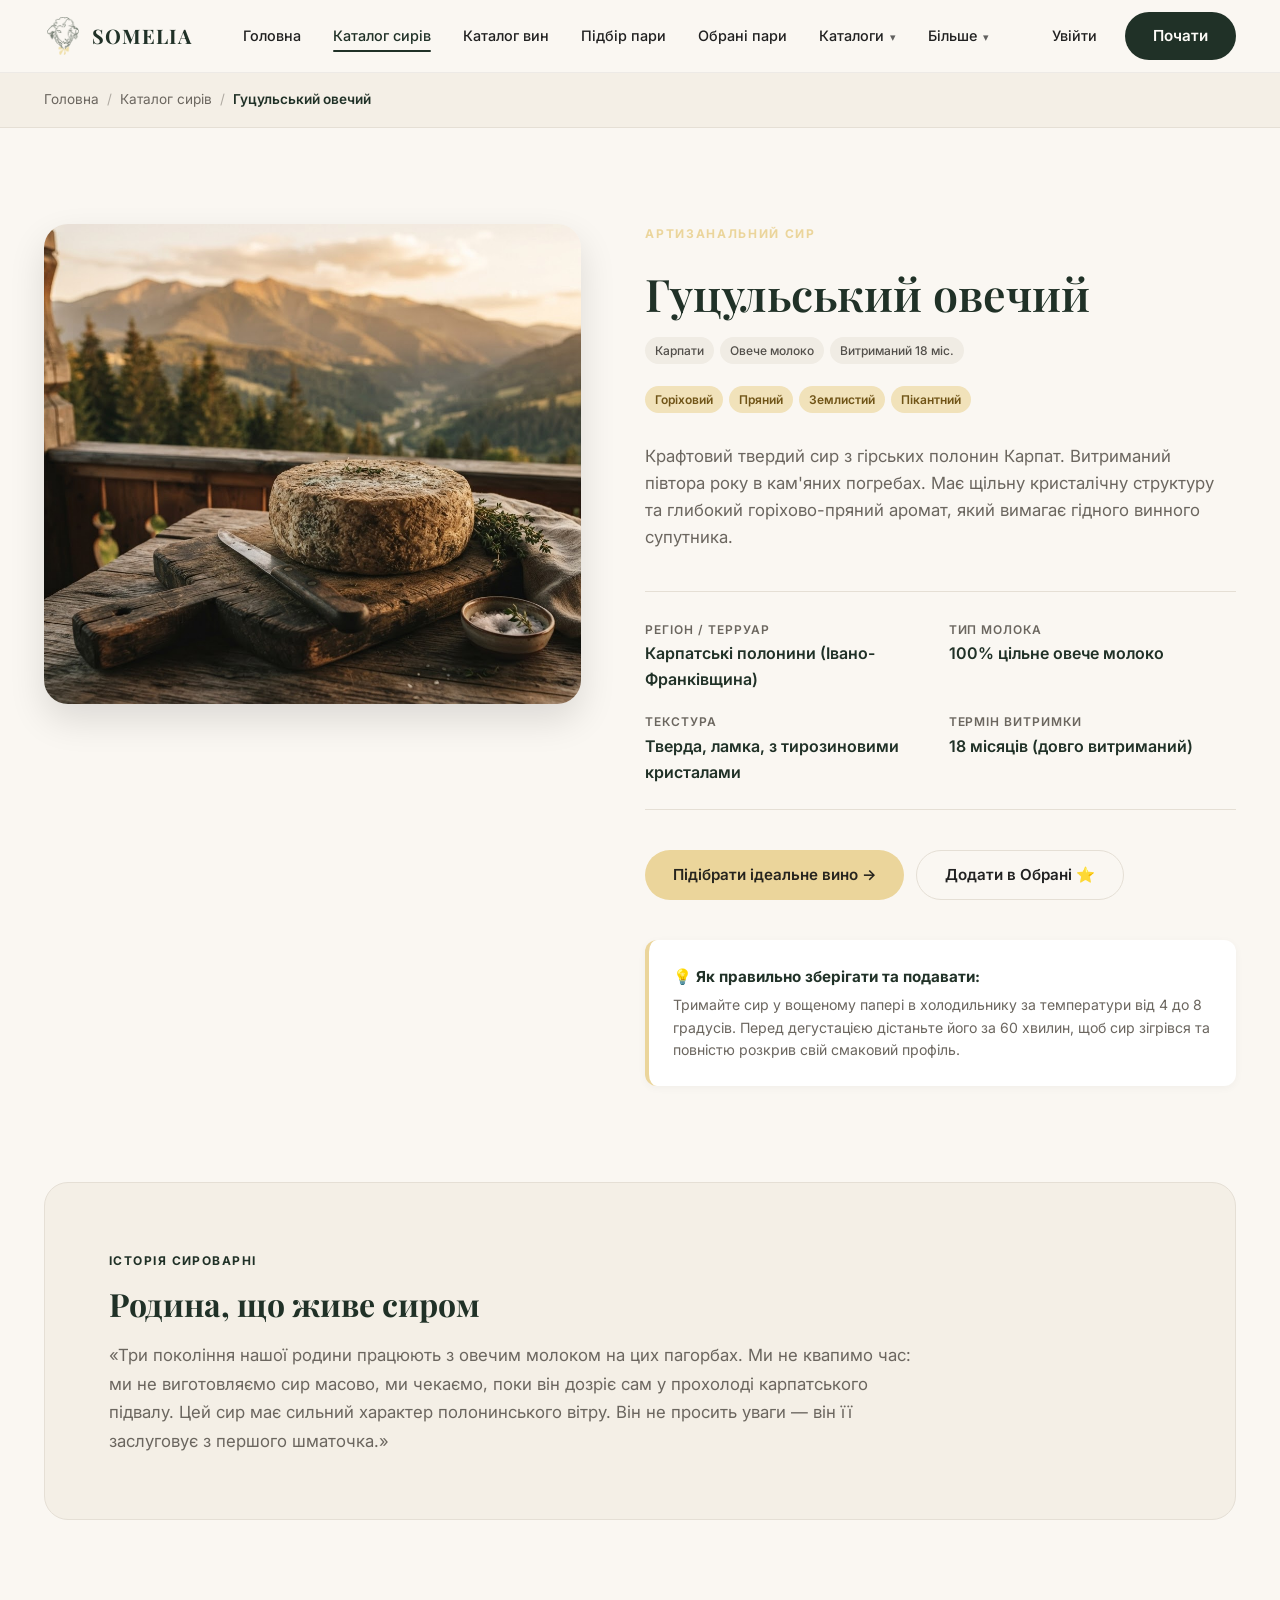
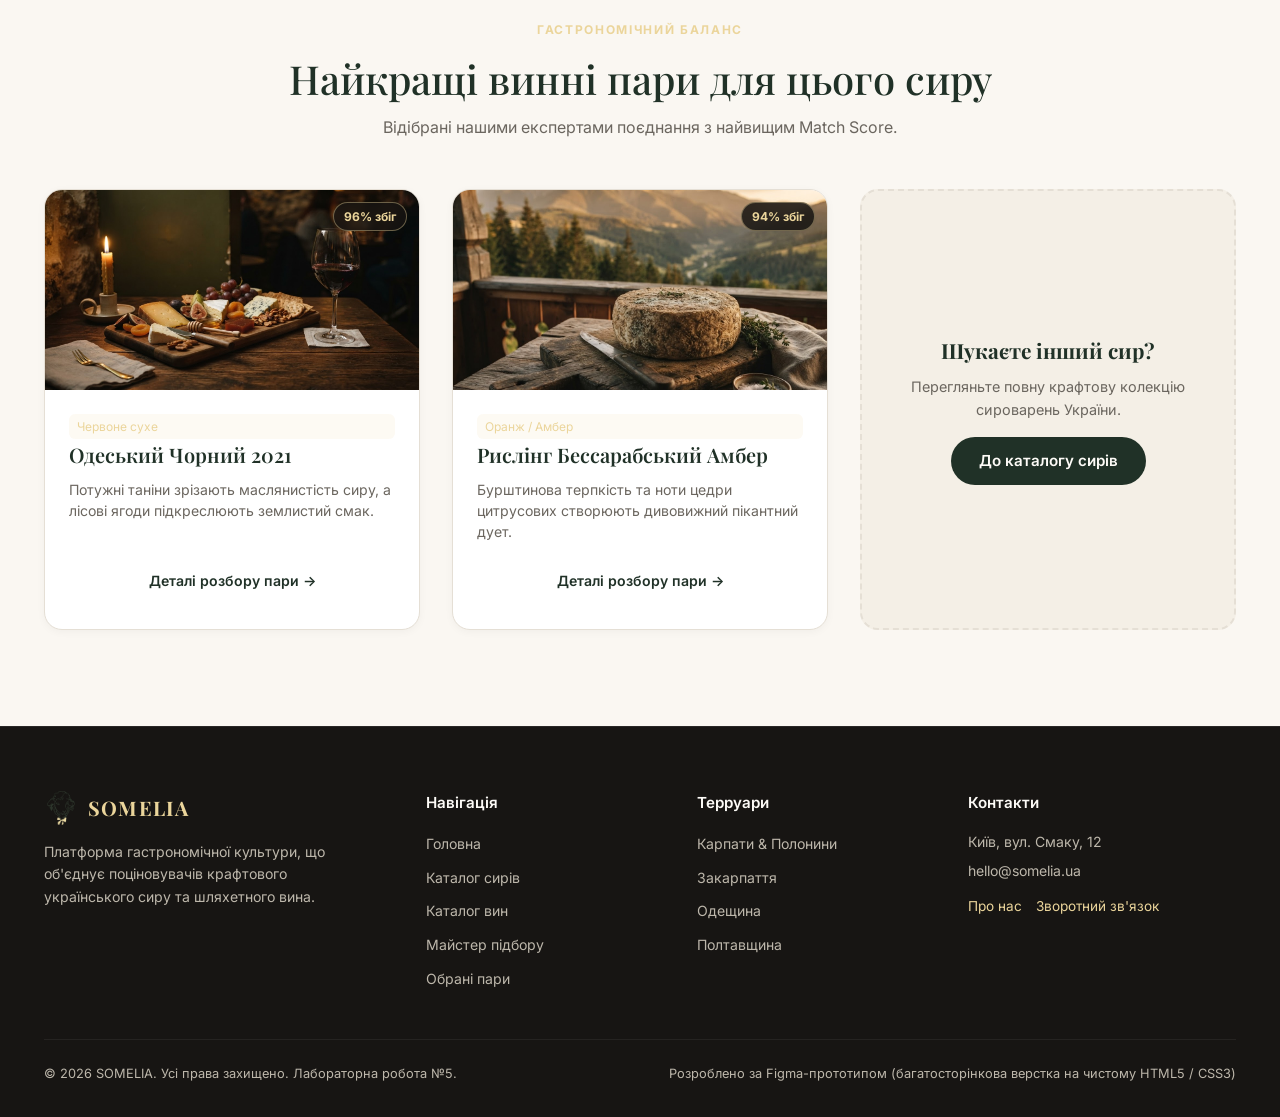
<file: product-card.html>
﻿<!DOCTYPE html>
<html lang="uk">
<head>
  <meta charset="UTF-8">
  <meta name="viewport" content="width=device-width, initial-scale=1.0">
  <meta name="description" content="Гуцульський овечий сир — крафтовий твердий полонинський сир з Карпат. Детальний опис, смаковий профіль та винні пари SOMELIA.">
  <title>SOMELIA — Гуцульський овечий сир | Картка продукту</title>

  <!-- Google Fonts: Playfair Display & Inter -->
  <link rel="preconnect" href="https://fonts.googleapis.com">
  <link rel="preconnect" href="https://fonts.gstatic.com" crossorigin>
  <link href="https://fonts.googleapis.com/css2?family=Inter:wght@400;500;600;700&family=Playfair+Display:ital,wght@0,500;0,600;0,700;1,400&display=swap" rel="stylesheet">

  <!-- Main Stylesheet -->
  <link rel="stylesheet" href="css/style.css">
  <script src="js/mobile-nav.js"></script>
</head>
<body>

  <!-- ================= SITE HEADER ================= -->
  <header class="site-header" role="banner">
    <div class="container header-container">
      <a href="index.html" class="brand-logo" aria-label="SOMELIA — На головну">
        <img src="assets/images/somelia_sheep_icon.png" alt="SOMELIA Логотип" class="logo-icon" width="38" height="38">
        <span class="logo-text">SOMELIA</span>
      </a>

      <!-- Desktop Navigation -->
      <nav class="main-nav" aria-label="Головна навігація сайту">
        <ul class="nav-list">
          <li class="nav-item"><a href="index.html" class="nav-link">Головна</a></li>
          <li class="nav-item"><a href="cheese-catalog.html" class="nav-link active">Каталог сирів</a></li>
          <li class="nav-item"><a href="wine-catalog.html" class="nav-link">Каталог вин</a></li>
          <li class="nav-item"><a href="pairing-wizard.html" class="nav-link">Підбір пари</a></li>
          <li class="nav-item"><a href="favorites.html" class="nav-link">Обрані пари</a></li>
          <li class="nav-item dropdown">
            <a href="product-card.html" class="nav-link dropdown-toggle" aria-haspopup="true" aria-expanded="false">
              Каталоги <span class="chevron-icon">▾</span>
            </a>
            <ul class="dropdown-menu">
              <li><a href="cheese-catalog.html">Каталог сирів</a></li>
              <li><a href="wine-catalog.html">Каталог вин</a></li>
              <li><a href="product-card.html">Картка сиру</a></li>
            </ul>
          </li>
          <li class="nav-item dropdown">
            <a href="contacts.html" class="nav-link dropdown-toggle" aria-haspopup="true" aria-expanded="false">
              Більше <span class="chevron-icon">▾</span>
            </a>
            <ul class="dropdown-menu">
              <li><a href="contacts.html">Про нас та контакти</a></li>
              <li><a href="pairing-result.html">Демо результату</a></li>
            </ul>
          </li>
        </ul>
      </nav>

      <!-- Header Actions -->
      <div class="header-actions">
        <a href="contacts.html" class="login-link">Увійти</a>
        <a href="pairing-wizard.html" class="btn btn-primary-dark">Почати</a>
        <button class="mobile-menu-btn" id="mobileMenuToggle" onclick="toggleSomeliaMenu(event)" aria-label="Відкрити головне меню" aria-expanded="false">
          <span class="hamburger-bar"></span>
          <span class="hamburger-bar"></span>
          <span class="hamburger-bar"></span>
        </button>
      </div>
    </div>

    <!-- Mobile Drawer Navigation -->
    <div id="mobileMenu" class="mobile-nav-drawer" style="display:none;">
      <nav class="mobile-nav-links">
        <a href="index.html">Головна</a>
        <a href="cheese-catalog.html">Каталог сирів</a>
        <a href="wine-catalog.html">Каталог вин</a>
        <a href="pairing-wizard.html">Підбір пари</a>
        <a href="favorites.html">Обрані пари</a>
        <a href="contacts.html">Про нас та контакти</a>
      </nav>
      <div class="mobile-nav-actions">
        <a href="contacts.html" class="mobile-btn-outline">Увійти в кабінет</a>
        <a href="pairing-wizard.html" class="mobile-btn-primary">Почати підбір пари</a>
      </div>
    </div>
  </header>

  <!-- ================= BREADCRUMBS ================= -->
  <nav class="breadcrumbs-nav" aria-label="Шлях сторінками">
    <div class="container">
      <ol class="breadcrumbs-list">
        <li><a href="index.html">Головна</a></li>
        <li class="breadcrumbs-sep">/</li>
        <li><a href="cheese-catalog.html">Каталог сирів</a></li>
        <li class="breadcrumbs-sep">/</li>
        <li class="breadcrumbs-current" aria-current="page">Гуцульський овечий</li>
      </ol>
    </div>
  </nav>

  <!-- ================= MAIN CONTENT ================= -->
  <main id="main-content">

    <section class="product-single-section">
      <div class="container">
        
        <!-- Two-column product grid -->
        <div class="product-single-grid">
          
          <!-- Photo Column -->
          <div class="product-main-photo-wrap">
            <img src="assets/images/cheese_hutsul.png" alt="Гуцульський овечий сир на дерев'яній дошці на тлі Карпат" class="product-main-photo">
          </div>

          <!-- Info Column -->
          <div class="product-info-col">
            <span class="eyebrow-gold">АРТИЗАНАЛЬНИЙ СИР</span>
            <h1 class="product-title-lg">Гуцульський овечий</h1>

            <div class="badge-row">
              <span class="badge-ivory">Карпати</span>
              <span class="badge-ivory">Овече молоко</span>
              <span class="badge-ivory">Витриманий 18 міс.</span>
            </div>

            <div class="badge-row">
              <span class="badge-amber">Горіховий</span>
              <span class="badge-amber">Пряний</span>
              <span class="badge-amber">Землистий</span>
              <span class="badge-amber">Пікантний</span>
            </div>

            <p style="font-size:1.05rem; color:var(--color-text-muted); line-height:1.6; margin-top:8px;">
              Крафтовий твердий сир з гірських полонин Карпат. Витриманий півтора року в кам'яних погребах. Має щільну кристалічну структуру та глибокий горіхово-пряний аромат, який вимагає гідного винного супутника.
            </p>

            <!-- Specifications -->
            <div class="product-meta-specs">
              <div>
                <span class="spec-item-label">Регіон / Терруар</span>
                <p class="spec-item-value">Карпатські полонини (Івано-Франківщина)</p>
              </div>
              <div>
                <span class="spec-item-label">Тип молока</span>
                <p class="spec-item-value">100% цільне овече молоко</p>
              </div>
              <div>
                <span class="spec-item-label">Текстура</span>
                <p class="spec-item-value">Тверда, ламка, з тирозиновими кристалами</p>
              </div>
              <div>
                <span class="spec-item-label">Термін витримки</span>
                <p class="spec-item-value">18 місяців (довго витриманий)</p>
              </div>
            </div>

            <!-- CTA Buttons -->
            <div style="display:flex; gap:12px; flex-wrap:wrap;">
              <a href="pairing-wizard.html" class="btn btn-gold">Підібрати ідеальне вино →</a>
              <a href="favorites.html" class="btn btn-outline-dark">Додати в Обрані ⭐</a>
            </div>

            <!-- Storage Tip Box -->
            <div class="storage-tip-box">
              <strong style="color:var(--color-primary-dark); font-size:0.95rem;">💡 Як правильно зберігати та подавати:</strong>
              <p style="font-size:0.88rem; color:var(--color-text-muted); margin-top:4px;">
                Тримайте сир у вощеному папері в холодильнику за температури від 4 до 8 градусів. Перед дегустацією дістаньте його за 60 хвилин, щоб сир зігрівся та повністю розкрив свій смаковий профіль.
              </p>
            </div>

          </div>

        </div>

        <!-- Story Section -->
        <section class="story-section">
          <span class="section-eyebrow">ІСТОРІЯ СИРОВАРНІ</span>
          <h2 style="font-family:var(--font-serif); font-size:2rem; color:var(--color-primary-dark); margin-bottom:12px;">Родина, що живе сиром</h2>
          <p style="color:var(--color-text-muted); font-size:1.05rem; line-height:1.7; max-width:820px;">
            «Три покоління нашої родини працюють з овечим молоком на цих пагорбах. Ми не квапимо час: ми не виготовляємо сир масово, ми чекаємо, поки він дозріє сам у прохолоді карпатського підвалу. Цей сир має сильний характер полонинського вітру. Він не просить уваги — він її заслуговує з першого шматочка.»
          </p>
        </section>

        <!-- Recommended Pairs Section -->
        <section style="margin-top:var(--spacing-4xl);">
          <header class="section-header-center">
            <span class="eyebrow-gold">ГАСТРОНОМІЧНИЙ БАЛАНС</span>
            <h2 class="dobirka-title" style="color:var(--color-primary-dark);">Найкращі винні пари для цього сиру</h2>
            <p class="dobirka-subtitle" style="color:var(--color-text-muted);">Відібрані нашими експертами поєднання з найвищим Match Score.</p>
        
    </header>

          <div class="cards-grid cards-grid-3">
            <!-- Pair 1 -->
            <article class="pair-card" style="background:#FFF; border-color:var(--color-border); box-shadow:var(--shadow-sm);">
              <div class="pair-card-img-wrap">
                <img src="assets/images/pairing_3.png" alt="Одеський Чорний та Гуцульський овечий" class="pair-card-img">
                <span class="match-badge">96% збіг</span>
              </div>
              <div class="pair-card-body">
                <span class="tag-gold">Червоне сухе</span>
                <h3 class="pair-card-title" style="color:var(--color-primary-dark);">Одеський Чорний 2021</h3>
                <p class="pair-card-desc" style="color:var(--color-text-muted);">Потужні таніни зрізають маслянистість сиру, а лісові ягоди підкреслюють землистий смак.</p>
                <a href="pairing-result.html" class="btn btn-card-details" style="color:var(--color-primary-dark);">Деталі розбору пари →</a>
              </div>
            </article>

            <!-- Pair 2 -->
            <article class="pair-card" style="background:#FFF; border-color:var(--color-border); box-shadow:var(--shadow-sm);">
              <div class="pair-card-img-wrap">
                <img src="assets/images/pairing_2.png" alt="Рислінг Амбер та витриманий сир" class="pair-card-img">
                <span class="match-badge">94% збіг</span>
              </div>
              <div class="pair-card-body">
                <span class="tag-gold">Оранж / Амбер</span>
                <h3 class="pair-card-title" style="color:var(--color-primary-dark);">Рислінг Бессарабський Амбер</h3>
                <p class="pair-card-desc" style="color:var(--color-text-muted);">Бурштинова терпкість та ноти цедри цитрусових створюють дивовижний пікантний дует.</p>
                <a href="pairing-result.html" class="btn btn-card-details" style="color:var(--color-primary-dark);">Деталі розбору пари →</a>
              </div>
            </article>

            <!-- Back to Catalog Card -->
            <div style="background:var(--color-cream-surface); border:2px dashed var(--color-border); border-radius:var(--radius-lg); display:flex; flex-direction:column; align-items:center; justify-content:center; padding:24px; text-align:center;">
              <h3 style="font-family:var(--font-serif); font-size:1.3rem; color:var(--color-primary-dark); margin-bottom:8px;">Шукаєте інший сир?</h3>
              <p style="font-size:0.9rem; color:var(--color-text-muted); margin-bottom:16px;">Перегляньте повну крафтову колекцію сироварень України.</p>
              <a href="cheese-catalog.html" class="btn btn-primary-dark">До каталогу сирів</a>
            </div>
          </div>
        </section>

      </div>
    </section>

  </main>

  <!-- ================= SITE FOOTER ================= -->
  <footer class="site-footer" role="contentinfo">
    <div class="container footer-container">
      <div class="footer-top-grid">
        <div class="footer-col brand-col">
          <div class="footer-brand">
            <img src="assets/images/somelia_sheep_icon.png" alt="SOMELIA" class="footer-logo-img" width="34" height="34">
            <span class="footer-brand-title">SOMELIA</span>
          </div>
          <p class="footer-tagline">Платформа гастрономічної культури, що об'єднує поціновувачів крафтового українського сиру та шляхетного вина.</p>
        </div>

        <div class="footer-col">
          <h4 class="footer-heading">Навігація</h4>
          <ul class="footer-links">
            <li><a href="index.html">Головна</a></li>
            <li><a href="cheese-catalog.html">Каталог сирів</a></li>
            <li><a href="wine-catalog.html">Каталог вин</a></li>
            <li><a href="pairing-wizard.html">Майстер підбору</a></li>
            <li><a href="favorites.html">Обрані пари</a></li>
          </ul>
        </div>

        <div class="footer-col">
          <h4 class="footer-heading">Терруари</h4>
          <ul class="footer-links">
            <li><a href="cheese-catalog.html">Карпати &amp; Полонини</a></li>
            <li><a href="cheese-catalog.html">Закарпаття</a></li>
            <li><a href="wine-catalog.html">Одещина</a></li>
            <li><a href="cheese-catalog.html">Полтавщина</a></li>
          </ul>
        </div>

        <div class="footer-col">
          <h4 class="footer-heading">Контакти</h4>
          <p class="footer-contact-item">Київ, вул. Смаку, 12</p>
          <p class="footer-contact-item">hello@somelia.ua</p>
          <div class="footer-socials">
            <a href="contacts.html">Про нас</a>
            <a href="contacts.html">Зворотний зв'язок</a>
          </div>
        </div>
      </div>

      <div class="footer-bottom-bar">
        <p class="copyright">© 2026 SOMELIA. Усі права захищено. Лабораторна робота №5.</p>
        <p class="made-with">Розроблено за Figma-прототипом (багатосторінкова верстка на чистому HTML5 / CSS3)</p>
      </div>
    </div>
  </footer>


  <!-- Universal Mobile Navigation Script -->
  <script src="js/mobile-nav.js"></script>
</body>
</html>
</file>
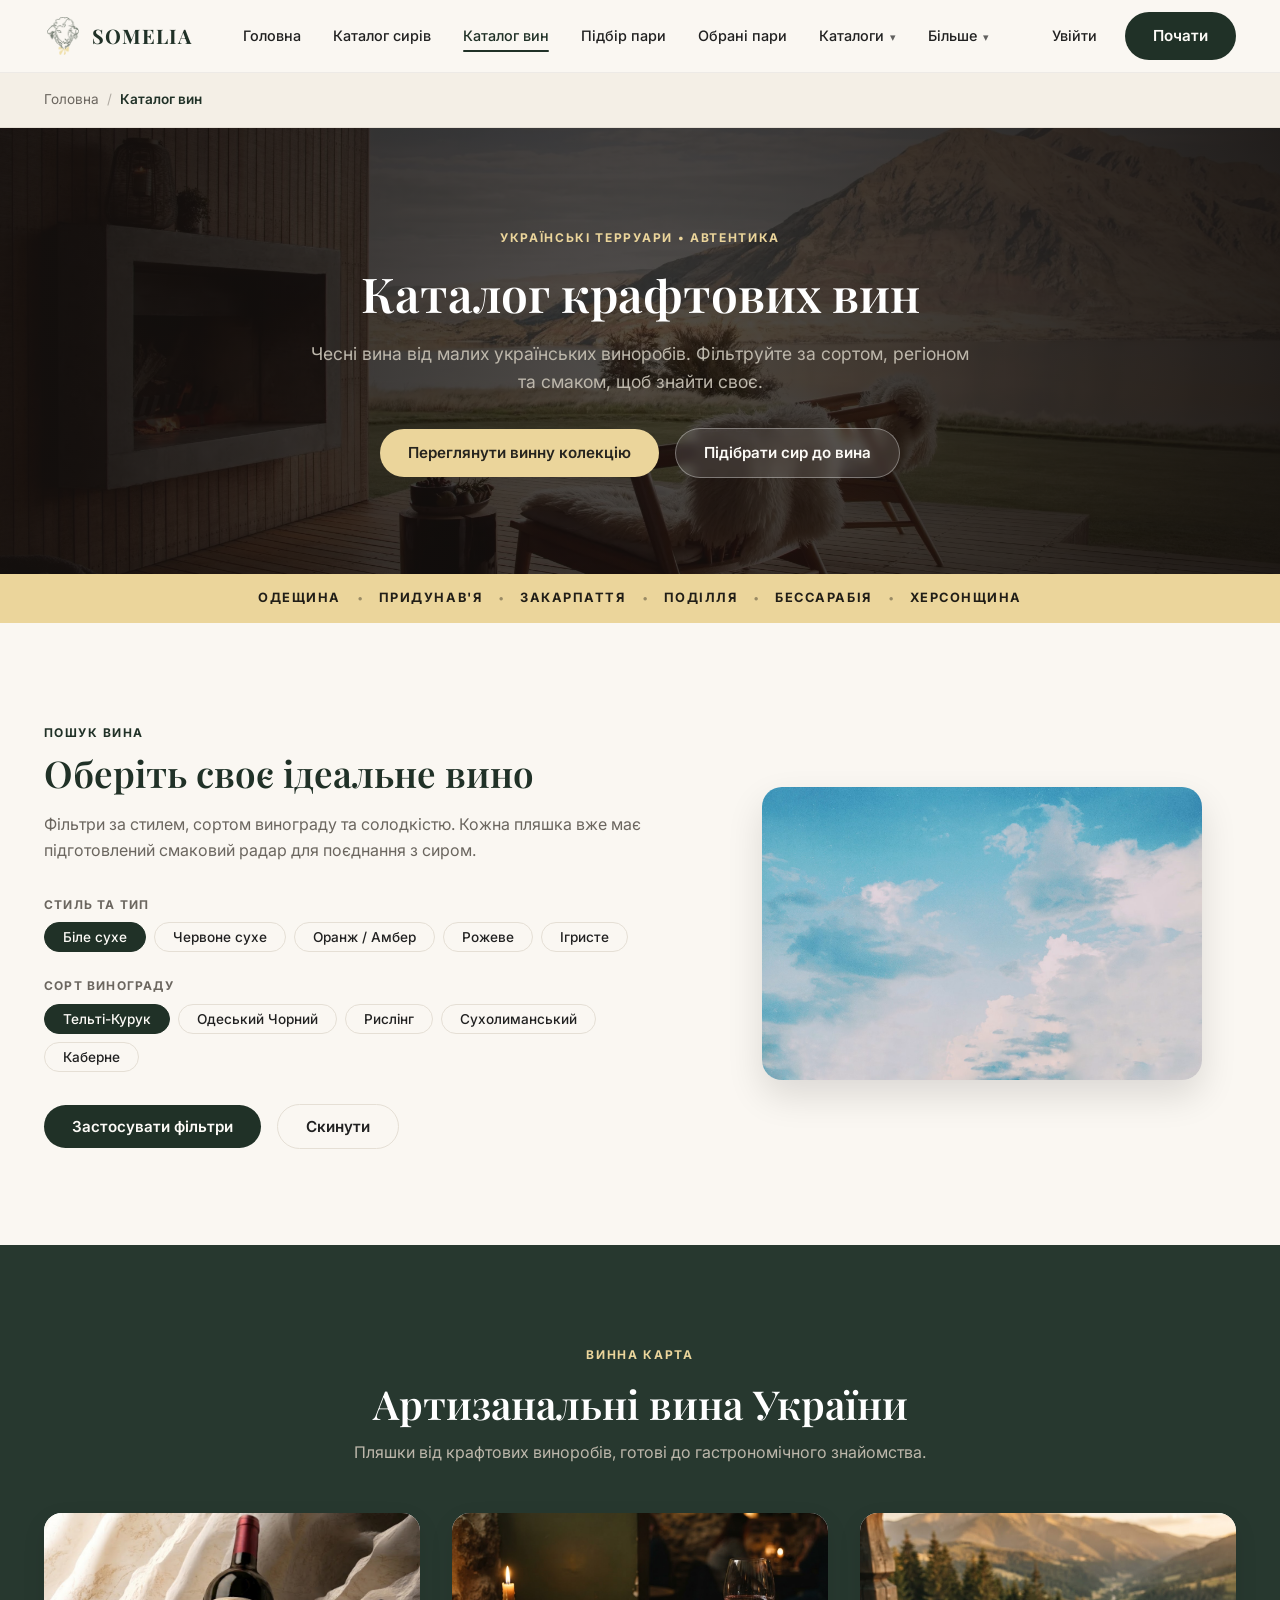
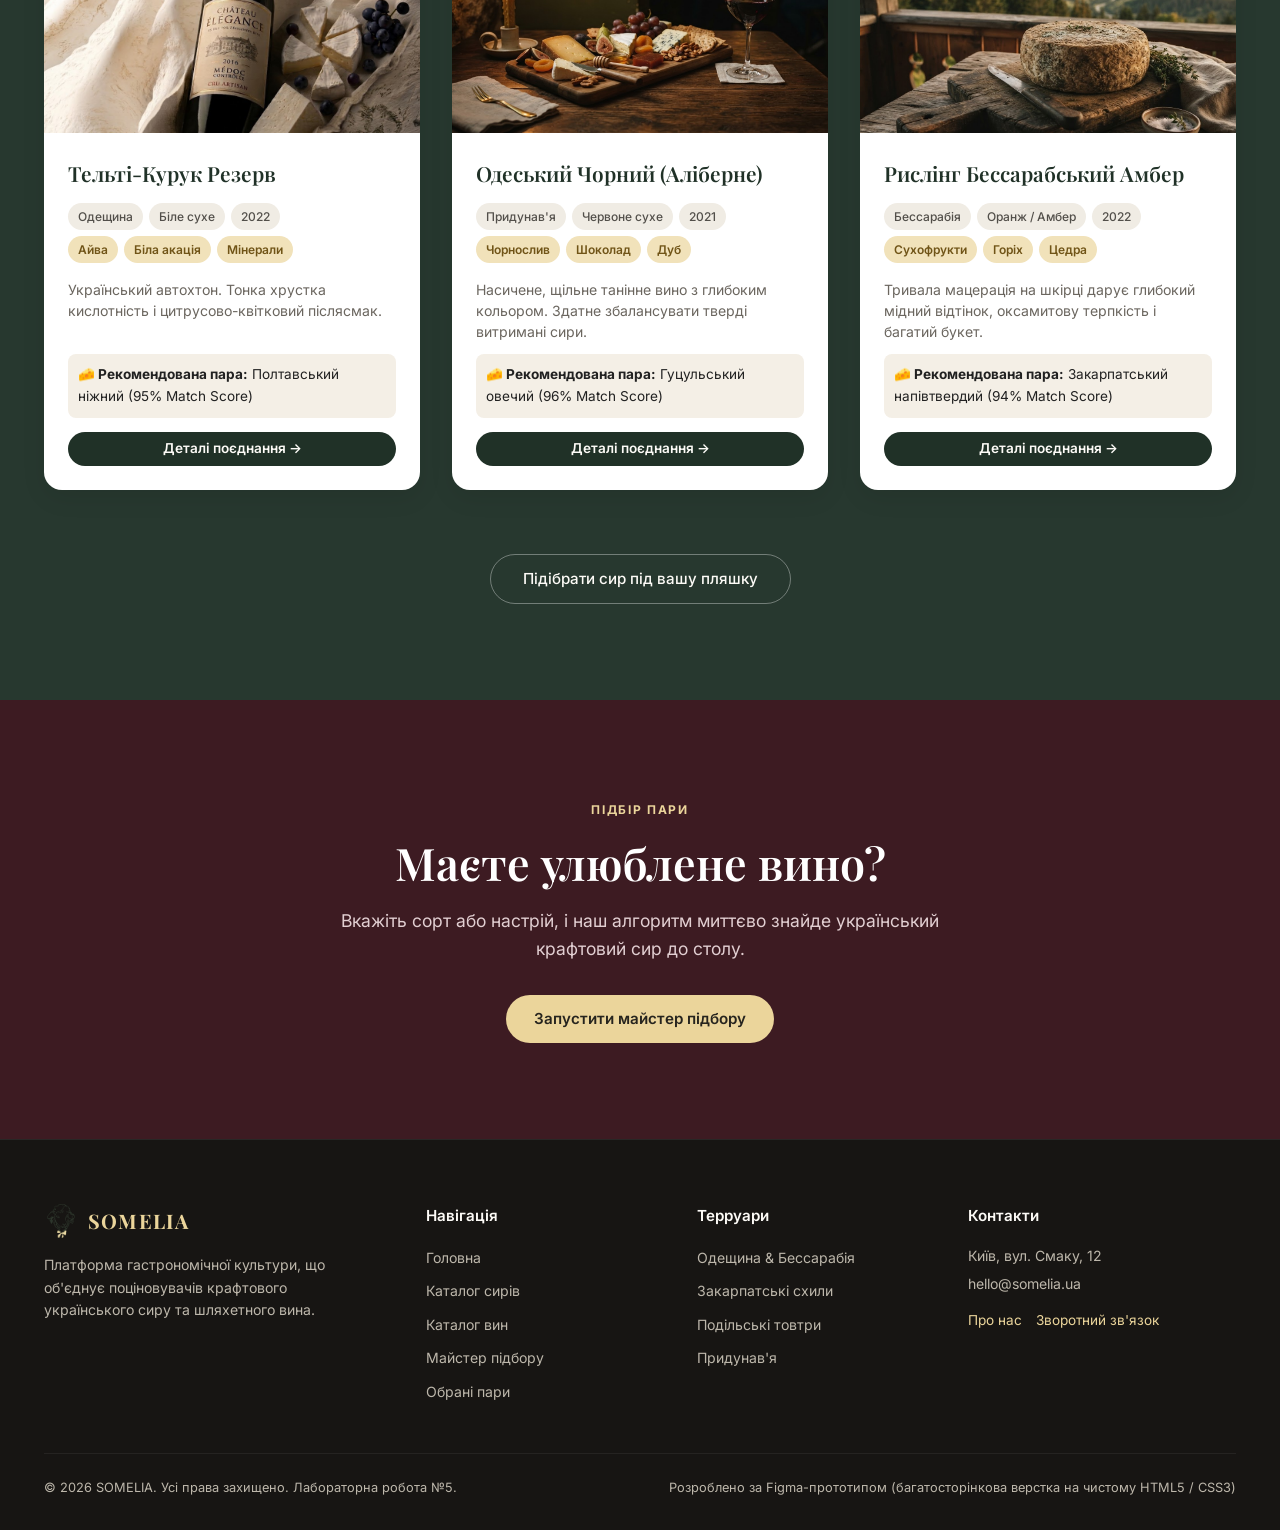
<file: wine-catalog.html>
﻿<!DOCTYPE html>
<html lang="uk">
<head>
  <meta charset="UTF-8">
  <meta name="viewport" content="width=device-width, initial-scale=1.0">
  <meta name="description" content="Каталог українських крафтових вин SOMELIA. Автентичні вина від малих виноробів, автохтонні сорти та підбір сиру.">
  <title>SOMELIA — Каталог вин | Українські терруари та автохтони</title>
  <!-- Favicon & Canonical -->
  <link rel="icon" type="image/png" href="assets/images/somelia_sheep_icon.png">
  <link rel="canonical" href="https://rusincuk.github.io/somelia/wine-catalog.html">

  <!-- Google Fonts: Playfair Display & Inter -->
  <link rel="preconnect" href="https://fonts.googleapis.com">
  <link rel="preconnect" href="https://fonts.gstatic.com" crossorigin>
  <link href="https://fonts.googleapis.com/css2?family=Inter:wght@400;500;600;700&family=Playfair+Display:ital,wght@0,500;0,600;0,700;1,400&display=swap" rel="stylesheet">

  <!-- Main Stylesheet -->
  <link rel="stylesheet" href="css/style.css">
</head>
<body>

  <!-- ================= SITE HEADER ================= -->
  <header class="site-header" role="banner">
    <div class="container header-container">
      <a href="index.html" class="brand-logo" aria-label="SOMELIA — На головну">
        <img src="assets/images/somelia_sheep_icon.png" alt="SOMELIA Логотип" class="logo-icon" width="38" height="38">
        <span class="logo-text">SOMELIA</span>
      </a>

      <!-- Desktop Navigation -->
      <nav class="main-nav" aria-label="Головна навігація сайту">
        <ul class="nav-list">
          <li class="nav-item"><a href="index.html" class="nav-link">Головна</a></li>
          <li class="nav-item"><a href="cheese-catalog.html" class="nav-link">Каталог сирів</a></li>
          <li class="nav-item"><a href="wine-catalog.html" class="nav-link active">Каталог вин</a></li>
          <li class="nav-item"><a href="pairing-wizard.html" class="nav-link">Підбір пари</a></li>
          <li class="nav-item"><a href="favorites.html" class="nav-link">Обрані пари</a></li>
          <li class="nav-item dropdown">
            <a href="wine-catalog.html" class="nav-link dropdown-toggle" aria-haspopup="true" aria-expanded="false">
              Каталоги <span class="chevron-icon">▾</span>
            </a>
            <ul class="dropdown-menu">
              <li><a href="cheese-catalog.html">Каталог сирів</a></li>
              <li><a href="wine-catalog.html">Каталог вин</a></li>
              <li><a href="product-card.html">Картка сиру</a></li>
            </ul>
          </li>
          <li class="nav-item dropdown">
            <a href="contacts.html" class="nav-link dropdown-toggle" aria-haspopup="true" aria-expanded="false">
              Більше <span class="chevron-icon">▾</span>
            </a>
            <ul class="dropdown-menu">
              <li><a href="contacts.html">Про нас та контакти</a></li>
              <li><a href="pairing-result.html">Демо результату</a></li>
            </ul>
          </li>
        </ul>
      </nav>

      <!-- Header Actions -->
      <div class="header-actions">
        <a href="contacts.html" class="login-link">Увійти</a>
        <a href="pairing-wizard.html" class="btn btn-primary-dark">Почати</a>
        <button class="mobile-menu-btn" id="mobileMenuToggle" onclick="toggleSomeliaMenu(event)" aria-label="Відкрити головне меню" aria-expanded="false">
          <span class="hamburger-bar"></span>
          <span class="hamburger-bar"></span>
          <span class="hamburger-bar"></span>
        </button>
      </div>
    </div>

    <!-- Mobile Drawer Navigation -->
    <div id="mobileMenu" class="mobile-nav-drawer" style="display:none;">
      <nav class="mobile-nav-links">
        <a href="index.html">Головна</a>
        <a href="cheese-catalog.html">Каталог сирів</a>
        <a href="wine-catalog.html">Каталог вин</a>
        <a href="pairing-wizard.html">Підбір пари</a>
        <a href="favorites.html">Обрані пари</a>
        <a href="contacts.html">Про нас та контакти</a>
      </nav>
      <div class="mobile-nav-actions">
        <a href="contacts.html" class="mobile-btn-outline">Увійти в кабінет</a>
        <a href="pairing-wizard.html" class="mobile-btn-primary">Почати підбір пари</a>
      </div>
    </div>
  </header>

  <!-- ================= BREADCRUMBS ================= -->
  <nav class="breadcrumbs-nav" aria-label="Шлях сторінками">
    <div class="container">
      <ol class="breadcrumbs-list">
        <li><a href="index.html">Головна</a></li>
        <li class="breadcrumbs-sep">/</li>
        <li class="breadcrumbs-current" aria-current="page">Каталог вин</li>
      </ol>
    </div>
  </nav>

  <!-- ================= MAIN CONTENT ================= -->
  <main id="main-content">

    <!-- 1. HERO SECTION: «Каталог вин» -->
    <section class="catalog-hero-section" aria-labelledby="wine-hero-title">
      <div class="catalog-hero-bg">
        <img src="assets/images/wine_cellar.png" alt="Винний погріб української крафтової виноробні" class="catalog-hero-img">
        <div class="catalog-hero-overlay"></div>
      </div>
      <div class="container catalog-hero-container">
        <div class="catalog-hero-content">
          <span class="eyebrow-gold">УКРАЇНСЬКІ ТЕРРУАРИ • АВТЕНТИКА</span>
          <h1 id="wine-hero-title" class="catalog-hero-title">Каталог крафтових вин</h1>
          <p class="catalog-hero-subtitle">Чесні вина від малих українських виноробів. Фільтруйте за сортом, регіоном та смаком, щоб знайти своє.</p>
          <div class="catalog-hero-btns">
            <a href="#wine-collection" class="btn btn-gold">Переглянути винну колекцію</a>
            <a href="pairing-wizard.html" class="btn btn-outline-light">Підібрати сир до вина</a>
          </div>
        </div>
      </div>

      <!-- Terroir Regions Yellow Strip -->
      <nav class="terroir-strip" aria-label="Винні регіони">
        <div class="container terroir-container">
          <span class="terroir-tag">ОДЕЩИНА</span>
          <span class="terroir-sep">•</span>
          <span class="terroir-tag">ПРИДУНАВ'Я</span>
          <span class="terroir-sep">•</span>
          <span class="terroir-tag">ЗАКАРПАТТЯ</span>
          <span class="terroir-sep">•</span>
          <span class="terroir-tag">ПОДІЛЛЯ</span>
          <span class="terroir-sep">•</span>
          <span class="terroir-tag">БЕССАРАБІЯ</span>
          <span class="terroir-sep">•</span>
          <span class="terroir-tag">ХЕРСОНЩИНА</span>
        </div>
      </nav>
    </section>

    <!-- 2. SECTION: ФІЛЬТРАЦІЯ ВИН -->
    <section class="find-cheese-section" aria-labelledby="find-wine-title">
      <div class="container find-cheese-container">
        <!-- Left: Filters & Form -->
        <div class="find-cheese-content">
          <span class="section-eyebrow">ПОШУК ВИНА</span>
          <h2 id="find-wine-title" class="find-cheese-title">Оберіть своє ідеальне вино</h2>
          <p class="find-cheese-desc">Фільтри за стилем, сортом винограду та солодкістю. Кожна пляшка вже має підготовлений смаковий радар для поєднання з сиром.</p>

          <form class="cheese-filter-form" role="search" aria-label="Фільтри вин">
            <!-- Filter Group: Wine Type -->
            <fieldset class="filter-group">
              <legend class="filter-label">СТИЛЬ ТА ТИП</legend>
              <div class="filter-pill-options">
                <button type="button" class="btn-filter-pill active" aria-pressed="true">Біле сухе</button>
                <button type="button" class="btn-filter-pill" aria-pressed="false">Червоне сухе</button>
                <button type="button" class="btn-filter-pill" aria-pressed="false">Оранж / Амбер</button>
                <button type="button" class="btn-filter-pill" aria-pressed="false">Рожеве</button>
                <button type="button" class="btn-filter-pill" aria-pressed="false">Ігристе</button>
              </div>
            </fieldset>

            <!-- Filter Group: Grape Variety -->
            <fieldset class="filter-group">
              <legend class="filter-label">СОРТ ВИНОГРАДУ</legend>
              <div class="filter-pill-options">
                <button type="button" class="btn-filter-pill active" aria-pressed="true">Тельті-Курук</button>
                <button type="button" class="btn-filter-pill" aria-pressed="false">Одеський Чорний</button>
                <button type="button" class="btn-filter-pill" aria-pressed="false">Рислінг</button>
                <button type="button" class="btn-filter-pill" aria-pressed="false">Сухолиманський</button>
                <button type="button" class="btn-filter-pill" aria-pressed="false">Каберне</button>
              </div>
            </fieldset>

            <!-- Buttons -->
            <div class="filter-actions-row">
              <button type="button" class="btn btn-primary-dark">Застосувати фільтри</button>
              <button type="reset" class="btn btn-outline-dark">Скинути</button>
            </div>
          </form>
        </div>

        <!-- Right: Rounded Photo -->
        <div class="find-cheese-visual">
          <figure class="cheese-photo-frame">
            <img src="assets/images/wine_glass_amber.png" alt="Келих бурштинового крафтового вина з виноградників" class="rounded-cheese-img" loading="lazy">
          </figure>
        </div>
      </div>
    </section>

    <!-- 3. SECTION: ВИННА КОЛЕКЦІЯ (Cards Grid) -->
    <section id="wine-collection" class="collection-section" aria-labelledby="wine-collection-title">
      <div class="container">
        <header class="section-header-center">
          <span class="eyebrow-gold">ВИННА КАРТА</span>
          <h2 id="wine-collection-title" class="collection-title">Артизанальні вина України</h2>
          <p class="collection-subtitle">Пляшки від крафтових виноробів, готові до гастрономічного знайомства.</p>
      
    </header>

        <!-- 3 Wine Cards Grid -->
        <div class="cards-grid cards-grid-3">
          <!-- Wine 1 -->
          <article class="cheese-craft-card">
            <div class="cheese-craft-img-wrap">
              <img src="assets/images/pairing_1.png" alt="Тельті-Курук Резерв біле вино" class="cheese-craft-img" loading="lazy">
            </div>
            <div class="cheese-craft-body">
              <h3 class="cheese-craft-title">Тельті-Курук Резерв</h3>
              
              <div class="badge-row">
                <span class="badge-ivory">Одещина</span>
                <span class="badge-ivory">Біле сухе</span>
                <span class="badge-ivory">2022</span>
              </div>

              <div class="badge-row">
                <span class="badge-amber">Айва</span>
                <span class="badge-amber">Біла акація</span>
                <span class="badge-amber">Мінерали</span>
              </div>

              <p class="cheese-craft-desc">Український автохтон. Тонка хрустка кислотність і цитрусово-квітковий післясмак.</p>
              
              <div style="background: #F4EFE6; padding: 10px; border-radius: 8px; margin-top: 12px; font-size: 0.85rem;">
                <strong>🧀 Рекомендована пара:</strong> Полтавський ніжний (95% Match Score)
              </div>

              <div style="margin-top: 14px;">
                <a href="pairing-result.html" class="btn btn-primary-dark" style="font-size:0.85rem; padding: 6px 16px; width:100%;">Деталі поєднання →</a>
              </div>
            </div>
          </article>

          <!-- Wine 2 -->
          <article class="cheese-craft-card">
            <div class="cheese-craft-img-wrap">
              <img src="assets/images/pairing_3.png" alt="Одеський Чорний червоне вино" class="cheese-craft-img" loading="lazy">
            </div>
            <div class="cheese-craft-body">
              <h3 class="cheese-craft-title">Одеський Чорний (Аліберне)</h3>

              <div class="badge-row">
                <span class="badge-ivory">Придунав'я</span>
                <span class="badge-ivory">Червоне сухе</span>
                <span class="badge-ivory">2021</span>
              </div>

              <div class="badge-row">
                <span class="badge-amber">Чорнослив</span>
                <span class="badge-amber">Шоколад</span>
                <span class="badge-amber">Дуб</span>
              </div>

              <p class="cheese-craft-desc">Насичене, щільне танінне вино з глибоким кольором. Здатне збалансувати тверді витримані сири.</p>

              <div style="background: #F4EFE6; padding: 10px; border-radius: 8px; margin-top: 12px; font-size: 0.85rem;">
                <strong>🧀 Рекомендована пара:</strong> Гуцульський овечий (96% Match Score)
              </div>

              <div style="margin-top: 14px;">
                <a href="pairing-result.html" class="btn btn-primary-dark" style="font-size:0.85rem; padding: 6px 16px; width:100%;">Деталі поєднання →</a>
              </div>
            </div>
          </article>

          <!-- Wine 3 -->
          <article class="cheese-craft-card">
            <div class="cheese-craft-img-wrap">
              <img src="assets/images/pairing_2.png" alt="Рислінг Амбер помаранчеве вино" class="cheese-craft-img" loading="lazy">
            </div>
            <div class="cheese-craft-body">
              <h3 class="cheese-craft-title">Рислінг Бессарабський Амбер</h3>

              <div class="badge-row">
                <span class="badge-ivory">Бессарабія</span>
                <span class="badge-ivory">Оранж / Амбер</span>
                <span class="badge-ivory">2022</span>
              </div>

              <div class="badge-row">
                <span class="badge-amber">Сухофрукти</span>
                <span class="badge-amber">Горіх</span>
                <span class="badge-amber">Цедра</span>
              </div>

              <p class="cheese-craft-desc">Тривала мацерація на шкірці дарує глибокий мідний відтінок, оксамитову терпкість і багатий букет.</p>

              <div style="background: #F4EFE6; padding: 10px; border-radius: 8px; margin-top: 12px; font-size: 0.85rem;">
                <strong>🧀 Рекомендована пара:</strong> Закарпатський напівтвердий (94% Match Score)
              </div>

              <div style="margin-top: 14px;">
                <a href="pairing-result.html" class="btn btn-primary-dark" style="font-size:0.85rem; padding: 6px 16px; width:100%;">Деталі поєднання →</a>
              </div>
            </div>
          </article>
        </div>

        <div class="collection-bottom-cta">
          <a href="pairing-wizard.html" class="btn btn-outline-collection">Підібрати сир під вашу пляшку</a>
        </div>
      </div>
    </section>

    <!-- 4. SECTION: CTA BANNER -->
    <section class="wine-banner-section" aria-labelledby="wine-cta-title">
      <div class="container wine-banner-container">
        <span class="eyebrow-wine">ПІДБІР ПАРИ</span>
        <h2 id="wine-cta-title" class="wine-banner-title">Маєте улюблене вино?</h2>
        <p class="wine-banner-subtitle">Вкажіть сорт або настрій, і наш алгоритм миттєво знайде український крафтовий сир до столу.</p>
        <div class="wine-banner-cta">
          <a href="pairing-wizard.html" class="btn btn-gold">Запустити майстер підбору</a>
        </div>
      </div>
    </section>

  </main>

  <!-- ================= SITE FOOTER ================= -->
  <footer class="site-footer" role="contentinfo">
    <div class="container footer-container">
      <div class="footer-top-grid">
        <div class="footer-col brand-col">
          <div class="footer-brand">
            <img src="assets/images/somelia_sheep_icon.png" alt="SOMELIA" class="footer-logo-img" width="34" height="34">
            <span class="footer-brand-title">SOMELIA</span>
          </div>
          <p class="footer-tagline">Платформа гастрономічної культури, що об'єднує поціновувачів крафтового українського сиру та шляхетного вина.</p>
        </div>

        <div class="footer-col">
          <h4 class="footer-heading">Навігація</h4>
          <ul class="footer-links">
            <li><a href="index.html">Головна</a></li>
            <li><a href="cheese-catalog.html">Каталог сирів</a></li>
            <li><a href="wine-catalog.html">Каталог вин</a></li>
            <li><a href="pairing-wizard.html">Майстер підбору</a></li>
            <li><a href="favorites.html">Обрані пари</a></li>
          </ul>
        </div>

        <div class="footer-col">
          <h4 class="footer-heading">Терруари</h4>
          <ul class="footer-links">
            <li><a href="wine-catalog.html">Одещина &amp; Бессарабія</a></li>
            <li><a href="wine-catalog.html">Закарпатські схили</a></li>
            <li><a href="wine-catalog.html">Подільські товтри</a></li>
            <li><a href="wine-catalog.html">Придунав'я</a></li>
          </ul>
        </div>

        <div class="footer-col">
          <h4 class="footer-heading">Контакти</h4>
          <p class="footer-contact-item">Київ, вул. Смаку, 12</p>
          <p class="footer-contact-item">hello@somelia.ua</p>
          <div class="footer-socials">
            <a href="contacts.html">Про нас</a>
            <a href="contacts.html">Зворотний зв'язок</a>
          </div>
        </div>
      </div>

      <div class="footer-bottom-bar">
        <p class="copyright">© 2026 SOMELIA. Усі права захищено. Лабораторна робота №5.</p>
        <p class="made-with">Розроблено за Figma-прототипом (багатосторінкова верстка на чистому HTML5 / CSS3)</p>
      </div>
    </div>
  </footer>


  <!-- Universal Mobile Navigation Script -->
  <script src="js/mobile-nav.js" defer></script>
</body>
</html>
</file>
<file: css/style.css>
/* ==========================================================================
   SOMELIA — Craft Cheese & Fine Wine Pairing
   Lab 05: Semantic HTML5 Layout & Pure CSS3 Architecture
   ========================================================================== */

/* --------------------------------------------------------------------------
   1. CSS Custom Properties (:root Variables)
   -------------------------------------------------------------------------- */
:root {
  /* Color Palette matching Figma Prototype */
  --color-cream-bg: #FAF7F2;
  --color-cream-surface: #F4EFE6;
  --color-cream-card: #FFFFFF;
  
  --color-dark-bg: #1A1715;
  --color-dark-surface: #24201D;
  --color-forest-bg: #27382F;
  --color-forest-card: #314439;
  --color-bordeaux-bg: #3D1B22;

  --color-primary-dark: #203127;
  --color-primary-dark-hover: #16241C;

  --color-gold: #EBD59B;
  --color-gold-hover: #DFCA8F;
  --color-gold-text: #8A6D25;

  --color-amber-badge: #F1E2BA;
  --color-amber-badge-text: #705417;
  --color-ivory-badge: #F0ECE4;
  --color-ivory-badge-text: #524F4A;

  --color-text-main: #212121;
  --color-text-muted: #6B665F;
  --color-text-light: #FDFBF7;
  --color-text-light-muted: #BDB7AB;

  --color-border: #E5DFD5;
  --color-border-dark: #3A3530;

  /* Typography */
  --font-serif: 'Playfair Display', Georgia, 'Times New Roman', serif;
  --font-sans: 'Inter', -apple-system, BlinkMacSystemFont, 'Segoe UI', Roboto, sans-serif;

  /* Spacing */
  --spacing-xs: 4px;
  --spacing-sm: 8px;
  --spacing-md: 16px;
  --spacing-lg: 24px;
  --spacing-xl: 32px;
  --spacing-2xl: 48px;
  --spacing-3xl: 64px;
  --spacing-4xl: 96px;

  /* Radius */
  --radius-sm: 6px;
  --radius-md: 12px;
  --radius-lg: 18px;
  --radius-xl: 24px;
  --radius-pill: 9999px;

  /* Transitions & Shadows */
  --transition-fast: 0.2s ease;
  --transition-normal: 0.3s ease;
  --shadow-sm: 0 2px 8px rgba(0, 0, 0, 0.04);
  --shadow-md: 0 8px 24px rgba(0, 0, 0, 0.08);
  --shadow-lg: 0 16px 36px rgba(0, 0, 0, 0.12);
}

/* --------------------------------------------------------------------------
   2. Reset & Base Styles
   -------------------------------------------------------------------------- */
*, *::before, *::after {
  box-sizing: border-box;
  margin: 0;
  padding: 0;
}

html {
  font-size: 16px;
  scroll-behavior: smooth;
}

body {
  font-family: var(--font-sans);
  font-size: 1rem;
  line-height: 1.6;
  color: var(--color-text-main);
  background-color: var(--color-cream-bg);
  -webkit-font-smoothing: antialiased;
  -moz-osx-font-smoothing: grayscale;
}

img {
  max-width: 100%;
  height: auto;
  display: block;
}

a {
  color: inherit;
  text-decoration: none;
  transition: color var(--transition-fast);
}

ul {
  list-style: none;
}

button {
  font-family: inherit;
  font-size: inherit;
  border: none;
  background: none;
  cursor: pointer;
  transition: all var(--transition-fast);
}

fieldset {
  border: none;
  padding: 0;
  margin: 0;
}

/* Accessibility Utility */
.sr-only {
  position: absolute;
  width: 1px;
  height: 1px;
  padding: 0;
  margin: -1px;
  overflow: hidden;
  clip: rect(0, 0, 0, 0);
  white-space: nowrap;
  border-width: 0;
}

/* --------------------------------------------------------------------------
   3. Container & Layout Utilities
   -------------------------------------------------------------------------- */
.container {
  width: 100%;
  max-width: 1240px;
  margin-left: auto;
  margin-right: auto;
  padding-left: var(--spacing-lg);
  padding-right: var(--spacing-lg);
}

.section-header-center {
  text-align: center;
  max-width: 720px;
  margin-left: auto;
  margin-right: auto;
  margin-bottom: var(--spacing-2xl);
}

.section-eyebrow {
  display: inline-block;
  font-size: 0.75rem;
  font-weight: 700;
  letter-spacing: 0.12em;
  text-transform: uppercase;
  color: var(--color-primary-dark);
  margin-bottom: var(--spacing-sm);
}

.eyebrow-gold {
  display: inline-block;
  font-size: 0.75rem;
  font-weight: 700;
  letter-spacing: 0.14em;
  text-transform: uppercase;
  color: var(--color-gold);
  margin-bottom: var(--spacing-sm);
}

.eyebrow-wine {
  display: inline-block;
  font-size: 0.75rem;
  font-weight: 700;
  letter-spacing: 0.14em;
  text-transform: uppercase;
  color: var(--color-gold);
  margin-bottom: var(--spacing-sm);
}

/* --------------------------------------------------------------------------
   4. Buttons & Badges
   -------------------------------------------------------------------------- */
.btn {
  display: inline-flex;
  align-items: center;
  justify-content: center;
  padding: 12px 28px;
  border-radius: var(--radius-pill);
  font-weight: 600;
  font-size: 0.95rem;
  text-align: center;
  white-space: nowrap;
  transition: all var(--transition-normal);
  cursor: pointer;
}

.btn-primary-dark {
  background-color: var(--color-primary-dark);
  color: var(--color-text-light);
}

.btn-primary-dark:hover {
  background-color: var(--color-primary-dark-hover);
  transform: translateY(-1px);
  box-shadow: var(--shadow-sm);
}

.btn-gold {
  background-color: var(--color-gold);
  color: #26241E;
}

.btn-gold:hover {
  background-color: var(--color-gold-hover);
  transform: translateY(-2px);
  box-shadow: 0 4px 14px rgba(235, 213, 155, 0.4);
}

.btn-outline-light {
  background-color: rgba(255, 255, 255, 0.12);
  color: var(--color-text-light);
  border: 1px solid rgba(255, 255, 255, 0.35);
  backdrop-filter: blur(4px);
}

.btn-outline-light:hover {
  background-color: rgba(255, 255, 255, 0.22);
  border-color: rgba(255, 255, 255, 0.6);
  transform: translateY(-1px);
}

.btn-outline-dark {
  background-color: transparent;
  color: var(--color-text-main);
  border: 1px solid var(--color-border);
}

.btn-outline-dark:hover {
  border-color: var(--color-text-main);
  background-color: rgba(0, 0, 0, 0.03);
}

.btn-outline-collection {
  display: inline-flex;
  align-items: center;
  padding: 12px 32px;
  border-radius: var(--radius-pill);
  border: 1px solid rgba(255, 255, 255, 0.35);
  color: var(--color-text-light);
  font-weight: 500;
  font-size: 0.95rem;
}

.btn-outline-collection:hover {
  border-color: var(--color-gold);
  color: var(--color-gold);
  background-color: rgba(255, 255, 255, 0.05);
}

.btn-card-details {
  display: inline-flex;
  align-items: center;
  margin-top: var(--spacing-md);
  font-size: 0.88rem;
  font-weight: 600;
  color: var(--color-gold);
  transition: transform var(--transition-fast);
}

.btn-card-details:hover {
  color: #FFF;
  transform: translateX(4px);
}

/* Badges */
.badge-row {
  display: flex;
  flex-wrap: wrap;
  gap: 6px;
  margin-bottom: 6px;
}

.badge-ivory {
  display: inline-block;
  padding: 4px 10px;
  background-color: var(--color-ivory-badge);
  color: var(--color-ivory-badge-text);
  font-size: 0.75rem;
  font-weight: 500;
  border-radius: var(--radius-pill);
}

.badge-amber {
  display: inline-block;
  padding: 4px 10px;
  background-color: var(--color-amber-badge);
  color: var(--color-amber-badge-text);
  font-size: 0.75rem;
  font-weight: 600;
  border-radius: var(--radius-pill);
}

/* --------------------------------------------------------------------------
   5. SITE HEADER
   -------------------------------------------------------------------------- */
.site-header {
  position: sticky;
  top: 0;
  z-index: 100;
  background-color: var(--color-cream-bg);
  border-bottom: 1px solid rgba(0, 0, 0, 0.05);
  backdrop-filter: blur(10px);
}

.header-container {
  display: flex;
  align-items: center;
  justify-content: space-between;
  height: 72px;
}

.brand-logo {
  display: flex;
  align-items: center;
  gap: 10px;
  font-family: var(--font-serif);
  font-size: 1.25rem;
  font-weight: 700;
  letter-spacing: 0.05em;
  color: var(--color-primary-dark);
}

.logo-icon {
  width: 38px;
  height: 38px;
  object-fit: contain;
}

.main-nav {
  display: flex;
  align-items: center;
}

.nav-list {
  display: flex;
  align-items: center;
  gap: var(--spacing-lg);
}

.nav-link {
  font-size: 0.9rem;
  font-weight: 500;
  color: var(--color-text-main);
  padding: 8px 4px;
  position: relative;
}

.nav-link:hover,
.nav-link.active {
  color: var(--color-primary-dark);
}

.nav-link.active::after {
  content: '';
  position: absolute;
  bottom: 0;
  left: 4px;
  right: 4px;
  height: 2px;
  background-color: var(--color-primary-dark);
  border-radius: 2px;
}

.dropdown {
  position: relative;
}

.chevron-icon {
  font-size: 0.7rem;
  margin-left: 2px;
  opacity: 0.7;
}

.dropdown-menu {
  position: absolute;
  top: 100%;
  left: 0;
  background: var(--color-cream-card);
  box-shadow: var(--shadow-md);
  border-radius: var(--radius-md);
  padding: 8px 0;
  min-width: 160px;
  display: none;
  border: 1px solid var(--color-border);
}

.dropdown-menu a {
  display: block;
  padding: 8px 16px;
  font-size: 0.85rem;
  color: var(--color-text-main);
}

.dropdown-menu a:hover {
  background: var(--color-cream-surface);
  color: var(--color-primary-dark);
}

.dropdown:hover .dropdown-menu {
  display: block;
}

.header-actions {
  display: flex;
  align-items: center;
  gap: var(--spacing-md);
}

.login-link {
  font-size: 0.9rem;
  font-weight: 500;
  color: var(--color-text-main);
  padding: 6px 12px;
}

.login-link:hover {
  color: var(--color-primary-dark);
}

.mobile-menu-btn {
  display: none;
  flex-direction: column;
  gap: 5px;
  padding: 8px;
  cursor: pointer;
  touch-action: manipulation;
  background: transparent;
  border: none;
}

.hamburger-bar {
  width: 24px;
  height: 2.5px;
  background-color: var(--color-text-main);
  border-radius: 2px;
  transition: all 0.3s ease;
  pointer-events: none;
}

.mobile-menu-btn.is-active .hamburger-bar:nth-child(1) {
  transform: translateY(7.5px) rotate(45deg);
}

.mobile-menu-btn.is-active .hamburger-bar:nth-child(2) {
  opacity: 0;
  transform: scaleX(0);
}

.mobile-menu-btn.is-active .hamburger-bar:nth-child(3) {
  transform: translateY(-7.5px) rotate(-45deg);
}

.mobile-nav-drawer {
  display: none;
  background-color: var(--color-cream-bg);
  border-bottom: 1px solid var(--color-border);
  box-shadow: 0 16px 36px rgba(0, 0, 0, 0.12);
  padding: 16px 20px 24px;
  width: 100%;
}

.mobile-nav-drawer.open {
  display: block !important;
}

.mobile-nav-links {
  display: flex;
  flex-direction: column;
  gap: 8px;
}

.mobile-nav-links a {
  padding: 12px 16px;
  border-radius: 12px;
  font-weight: 500;
  font-size: 1rem;
  color: var(--color-text-main);
  text-decoration: none;
  transition: background-color 0.2s, color 0.2s;
}

.mobile-nav-links a:hover,
.mobile-nav-links a.active {
  background-color: var(--color-cream-surface);
  color: var(--color-primary-dark);
  font-weight: 600;
}

.mobile-nav-actions {
  display: flex;
  flex-direction: column;
  gap: 10px;
  margin-top: 16px;
  padding-top: 16px;
  border-top: 1px solid var(--color-border);
}

.mobile-btn-outline {
  display: block;
  text-align: center;
  padding: 12px;
  border-radius: 9999px;
  border: 1px solid var(--color-border);
  font-weight: 600;
  font-size: 0.95rem;
  background-color: #FFF;
  color: var(--color-text-main);
  text-decoration: none;
}

.mobile-btn-primary {
  display: block;
  text-align: center;
  padding: 12px;
  border-radius: 9999px;
  background-color: var(--color-primary-dark);
  color: #FFF;
  font-weight: 600;
  font-size: 0.95rem;
  text-decoration: none;
}

/* --------------------------------------------------------------------------
   6. HERO SECTION: «Смак, який об'єднує»
   -------------------------------------------------------------------------- */
.hero-home {
  position: relative;
  min-height: 520px;
  display: flex;
  align-items: center;
  background-color: #2F3830;
  background-image: 
    linear-gradient(to right, rgba(23, 29, 25, 0.92) 0%, rgba(25, 32, 27, 0.75) 45%, rgba(25, 32, 27, 0.25) 100%),
    url('../assets/images/hero_banner.png');
  background-size: cover;
  background-position: center right;
  color: var(--color-text-light);
  overflow: hidden;
}

.hero-container {
  position: relative;
  z-index: 2;
  padding-top: var(--spacing-3xl);
  padding-bottom: var(--spacing-3xl);
}

.hero-content {
  max-width: 540px;
}

.hero-title {
  font-family: var(--font-serif);
  font-size: 3.5rem;
  font-weight: 600;
  line-height: 1.15;
  color: #FFFFFF;
  margin-bottom: var(--spacing-md);
  letter-spacing: -0.01em;
}

.hero-subtitle {
  font-size: 1.15rem;
  font-weight: 400;
  line-height: 1.6;
  color: #EDE8E0;
  margin-bottom: var(--spacing-2xl);
  max-width: 460px;
}

.hero-cta-group {
  display: flex;
  align-items: center;
  gap: var(--spacing-md);
}

/* --------------------------------------------------------------------------
   7. HOW IT WORKS SECTION
   -------------------------------------------------------------------------- */
.how-it-works-section {
  padding-top: var(--spacing-4xl);
  padding-bottom: var(--spacing-4xl);
  background-color: var(--color-cream-card);
}

.how-container {
  display: grid;
  grid-template-columns: 1fr 1fr;
  gap: var(--spacing-3xl);
  align-items: center;
}

.how-content {
  max-width: 520px;
}

.steps-list {
  display: flex;
  flex-direction: column;
  gap: var(--spacing-xl);
  margin-top: var(--spacing-xl);
  margin-bottom: var(--spacing-2xl);
}

.step-card {
  display: flex;
  align-items: flex-start;
  gap: var(--spacing-lg);
}

.step-icon-wrapper {
  flex-shrink: 0;
  width: 52px;
  height: 52px;
  border-radius: 50%;
  background-color: var(--color-gold);
  display: flex;
  align-items: center;
  justify-content: center;
  color: var(--color-primary-dark);
}

.step-icon {
  width: 24px;
  height: 24px;
}

.step-title {
  font-family: var(--font-serif);
  font-size: 1.35rem;
  font-weight: 600;
  color: var(--color-primary-dark);
  margin-bottom: 4px;
}

.step-desc {
  font-size: 0.95rem;
  color: var(--color-text-muted);
  line-height: 1.5;
}

.how-cta-row {
  display: flex;
  align-items: center;
  gap: var(--spacing-lg);
}

.link-arrow {
  font-size: 0.95rem;
  font-weight: 600;
  color: var(--color-primary-dark);
  transition: transform var(--transition-fast);
}

.link-arrow:hover {
  transform: translateX(4px);
}

.how-visual {
  height: 100%;
}

.how-figure {
  width: 100%;
  height: 100%;
  max-height: 480px;
  border-top-left-radius: 48px;
  border-bottom-right-radius: 24px;
  overflow: hidden;
  box-shadow: var(--shadow-lg);
}

.how-img {
  width: 100%;
  height: 100%;
  object-fit: cover;
  transition: transform 0.5s ease;
}

.how-figure:hover .how-img {
  transform: scale(1.03);
}

/* --------------------------------------------------------------------------
   8. DOBIRKA PAR SECTION
   -------------------------------------------------------------------------- */
.dobirka-section {
  padding-top: var(--spacing-4xl);
  padding-bottom: var(--spacing-4xl);
  background-color: var(--color-dark-bg);
  color: var(--color-text-light);
}

.dobirka-title {
  font-family: var(--font-serif);
  font-size: 2.5rem;
  font-weight: 500;
  color: #FFFFFF;
  margin-bottom: var(--spacing-xs);
}

.dobirka-subtitle {
  font-size: 1rem;
  color: var(--color-text-light-muted);
}

.filter-chips-row {
  display: flex;
  align-items: center;
  justify-content: center;
  gap: 10px;
  margin-bottom: var(--spacing-2xl);
  flex-wrap: wrap;
}

.chip {
  padding: 8px 20px;
  border-radius: var(--radius-pill);
  font-size: 0.88rem;
  font-weight: 500;
  background-color: transparent;
  color: var(--color-text-light-muted);
  border: 1px solid var(--color-border-dark);
  cursor: pointer;
  transition: all var(--transition-fast);
}

.chip:hover {
  border-color: var(--color-gold);
  color: var(--color-text-light);
}

.chip.active {
  background-color: var(--color-gold);
  color: #211E1A;
  border-color: var(--color-gold);
  font-weight: 600;
}

/* Cards Grid */
.cards-grid {
  display: grid;
  gap: var(--spacing-xl);
}

.cards-grid-3 {
  grid-template-columns: repeat(3, 1fr);
}

.pair-card {
  background-color: var(--color-dark-surface);
  border-radius: var(--radius-lg);
  overflow: hidden;
  border: 1px solid rgba(255, 255, 255, 0.06);
  transition: transform var(--transition-normal), box-shadow var(--transition-normal);
  display: flex;
  flex-direction: column;
}

.pair-card:hover {
  transform: translateY(-6px);
  box-shadow: 0 12px 30px rgba(0, 0, 0, 0.4);
  border-color: rgba(235, 213, 155, 0.3);
}

.pair-card-img-wrap {
  position: relative;
  height: 200px;
  overflow: hidden;
}

.pair-card-img {
  width: 100%;
  height: 100%;
  object-fit: cover;
  transition: transform 0.4s ease;
}

.pair-card:hover .pair-card-img {
  transform: scale(1.05);
}

.match-badge {
  position: absolute;
  top: 12px;
  right: 12px;
  background-color: rgba(23, 20, 18, 0.85);
  color: var(--color-gold);
  padding: 4px 10px;
  border-radius: var(--radius-pill);
  font-size: 0.75rem;
  font-weight: 700;
  border: 1px solid rgba(235, 213, 155, 0.4);
  backdrop-filter: blur(4px);
}

.pair-card-body {
  padding: var(--spacing-lg);
  display: flex;
  flex-direction: column;
  flex-grow: 1;
}

.pair-tags {
  display: flex;
  gap: 8px;
  margin-bottom: 10px;
}

.tag-light {
  font-size: 0.75rem;
  color: var(--color-text-light-muted);
  background: rgba(255, 255, 255, 0.08);
  padding: 3px 8px;
  border-radius: var(--radius-sm);
}

.tag-gold {
  font-size: 0.75rem;
  color: var(--color-gold);
  background: rgba(235, 213, 155, 0.12);
  padding: 3px 8px;
  border-radius: var(--radius-sm);
}

.pair-card-title {
  font-family: var(--font-serif);
  font-size: 1.25rem;
  font-weight: 600;
  color: #FFFFFF;
  margin-bottom: 8px;
}

.pair-card-desc {
  font-size: 0.88rem;
  color: var(--color-text-light-muted);
  line-height: 1.5;
  flex-grow: 1;
}

/* --------------------------------------------------------------------------
   9. QUICK FEATURES BAR
   -------------------------------------------------------------------------- */
.quick-features-bar {
  background-color: var(--color-cream-surface);
  border-top: 1px solid var(--color-border);
  border-bottom: 1px solid var(--color-border);
  padding: var(--spacing-lg) 0;
}

.features-grid {
  display: grid;
  grid-template-columns: repeat(4, 1fr);
  gap: var(--spacing-md);
}

.feature-item {
  display: flex;
  align-items: flex-start;
  gap: 12px;
  padding: 12px;
  border-radius: var(--radius-md);
  transition: background-color var(--transition-fast);
}

.feature-item:hover {
  background-color: rgba(255, 255, 255, 0.5);
}

.feature-icon {
  flex-shrink: 0;
  width: 24px;
  height: 24px;
  color: var(--color-primary-dark);
}

.feature-title {
  font-size: 0.95rem;
  font-weight: 600;
  color: var(--color-text-main);
  margin-bottom: 2px;
}

.feature-desc {
  font-size: 0.8rem;
  color: var(--color-text-muted);
  line-height: 1.35;
}

/* --------------------------------------------------------------------------
   10. SECTION: HERO «Каталог сирів»
   -------------------------------------------------------------------------- */
.catalog-hero-section {
  position: relative;
  padding-top: var(--spacing-4xl);
  padding-bottom: 0;
  background-color: #1F1916;
  color: var(--color-text-light);
  overflow: hidden;
}

.catalog-hero-bg {
  position: absolute;
  top: 0;
  left: 0;
  width: 100%;
  height: 100%;
  z-index: 1;
}

.catalog-hero-img {
  width: 100%;
  height: 100%;
  object-fit: cover;
}

.catalog-hero-overlay {
  position: absolute;
  inset: 0;
  background: radial-gradient(circle at center, rgba(20, 16, 14, 0.72) 0%, rgba(20, 16, 14, 0.94) 100%);
}

.catalog-hero-container {
  position: relative;
  z-index: 2;
  text-align: center;
  padding-bottom: var(--spacing-4xl);
}

.catalog-hero-content {
  max-width: 680px;
  margin-left: auto;
  margin-right: auto;
}

.catalog-hero-title {
  font-family: var(--font-serif);
  font-size: 3rem;
  font-weight: 600;
  color: #FFFFFF;
  margin-bottom: var(--spacing-sm);
}

.catalog-hero-subtitle {
  font-size: 1.1rem;
  color: var(--color-text-light-muted);
  margin-bottom: var(--spacing-xl);
  line-height: 1.6;
}

.catalog-hero-btns {
  display: flex;
  align-items: center;
  justify-content: center;
  gap: var(--spacing-md);
}

/* Terroir Strip */
.terroir-strip {
  position: relative;
  z-index: 3;
  background-color: var(--color-gold);
  color: #211E17;
  padding: 14px 0;
  overflow-x: auto;
}

.terroir-container {
  display: flex;
  align-items: center;
  justify-content: center;
  gap: 16px;
  white-space: nowrap;
}

.terroir-tag {
  font-size: 0.8rem;
  font-weight: 700;
  letter-spacing: 0.12em;
}

.terroir-sep {
  opacity: 0.4;
  font-size: 0.7rem;
}

/* --------------------------------------------------------------------------
   11. FIND CHEESE SECTION (FILTERS)
   -------------------------------------------------------------------------- */
.find-cheese-section {
  padding-top: var(--spacing-4xl);
  padding-bottom: var(--spacing-4xl);
  background-color: var(--color-cream-bg);
}

.find-cheese-container {
  display: grid;
  grid-template-columns: 1.1fr 0.9fr;
  gap: var(--spacing-3xl);
  align-items: center;
}

.find-cheese-title {
  font-family: var(--font-serif);
  font-size: 2.3rem;
  font-weight: 600;
  line-height: 1.25;
  color: var(--color-primary-dark);
  margin-bottom: var(--spacing-md);
}

.find-cheese-desc {
  font-size: 1rem;
  color: var(--color-text-muted);
  margin-bottom: var(--spacing-xl);
  line-height: 1.6;
}

.filter-group {
  margin-bottom: var(--spacing-lg);
}

.filter-label {
  font-size: 0.75rem;
  font-weight: 700;
  letter-spacing: 0.1em;
  color: var(--color-text-muted);
  margin-bottom: 8px;
  display: block;
}

.filter-pill-options {
  display: flex;
  flex-wrap: wrap;
  gap: 8px;
}

.btn-filter-pill {
  padding: 6px 18px;
  border-radius: var(--radius-pill);
  font-size: 0.85rem;
  font-weight: 500;
  background-color: transparent;
  color: var(--color-text-main);
  border: 1px solid var(--color-border);
  transition: all var(--transition-fast);
}

.btn-filter-pill:hover {
  border-color: var(--color-primary-dark);
}

.btn-filter-pill.active {
  background-color: var(--color-primary-dark);
  color: var(--color-text-light);
  border-color: var(--color-primary-dark);
}

.filter-actions-row {
  display: flex;
  align-items: center;
  gap: var(--spacing-md);
  margin-top: var(--spacing-xl);
}

.find-cheese-visual {
  display: flex;
  justify-content: center;
}

.cheese-photo-frame {
  max-width: 440px;
  border-radius: 20px;
  overflow: hidden;
  box-shadow: var(--shadow-lg);
}

.rounded-cheese-img {
  width: 100%;
  height: 100%;
  object-fit: cover;
}

/* --------------------------------------------------------------------------
   12. CRAFT CHEESES COLLECTION SECTION
   -------------------------------------------------------------------------- */
.collection-section {
  padding-top: var(--spacing-4xl);
  padding-bottom: var(--spacing-4xl);
  background-color: var(--color-forest-bg);
  color: var(--color-text-light);
}

.collection-title {
  font-family: var(--font-serif);
  font-size: 2.5rem;
  font-weight: 600;
  color: #FFFFFF;
  margin-bottom: var(--spacing-xs);
}

.collection-subtitle {
  font-size: 1rem;
  color: var(--color-text-light-muted);
}

.cheese-craft-card {
  background-color: #FFFFFF;
  color: var(--color-text-main);
  border-radius: var(--radius-lg);
  overflow: hidden;
  box-shadow: var(--shadow-md);
  transition: transform var(--transition-normal), box-shadow var(--transition-normal);
  display: flex;
  flex-direction: column;
}

.cheese-craft-card:hover {
  transform: translateY(-6px);
  box-shadow: var(--shadow-lg);
}

.cheese-craft-img-wrap {
  height: 220px;
  overflow: hidden;
  background-color: #EDE7DC;
}

.cheese-craft-img {
  width: 100%;
  height: 100%;
  object-fit: cover;
  transition: transform 0.4s ease;
}

.cheese-craft-card:hover .cheese-craft-img {
  transform: scale(1.04);
}

.cheese-craft-body {
  padding: var(--spacing-lg);
  display: flex;
  flex-direction: column;
  flex-grow: 1;
}

.cheese-craft-title {
  font-family: var(--font-serif);
  font-size: 1.3rem;
  font-weight: 600;
  color: var(--color-primary-dark);
  margin-bottom: 12px;
}

.cheese-craft-desc {
  font-size: 0.88rem;
  color: var(--color-text-muted);
  line-height: 1.5;
  margin-top: 10px;
  flex-grow: 1;
}

.collection-bottom-cta {
  text-align: center;
  margin-top: var(--spacing-3xl);
}

/* --------------------------------------------------------------------------
   13. WINE BANNER SECTION (Bordeaux CTA)
   -------------------------------------------------------------------------- */
.wine-banner-section {
  padding-top: var(--spacing-4xl);
  padding-bottom: var(--spacing-4xl);
  background-color: var(--color-bordeaux-bg);
  color: var(--color-text-light);
  text-align: center;
}

.wine-banner-container {
  max-width: 680px;
  margin-left: auto;
  margin-right: auto;
}

.wine-banner-title {
  font-family: var(--font-serif);
  font-size: 2.8rem;
  font-weight: 600;
  color: #FFFFFF;
  margin-bottom: var(--spacing-sm);
}

.wine-banner-subtitle {
  font-size: 1.1rem;
  color: #E2CFD2;
  margin-bottom: var(--spacing-xl);
  line-height: 1.6;
}

/* --------------------------------------------------------------------------
   14. SITE FOOTER
   -------------------------------------------------------------------------- */
.site-footer {
  background-color: #171513;
  color: var(--color-text-light-muted);
  padding-top: var(--spacing-3xl);
  padding-bottom: var(--spacing-xl);
  border-top: 1px solid rgba(255, 255, 255, 0.08);
}

.footer-top-grid {
  display: grid;
  grid-template-columns: 1.5fr 1fr 1fr 1.2fr;
  gap: var(--spacing-2xl);
  margin-bottom: var(--spacing-2xl);
}

.footer-brand {
  display: flex;
  align-items: center;
  gap: 10px;
  margin-bottom: var(--spacing-md);
}

.footer-logo-img {
  width: 34px;
  height: 34px;
  object-fit: contain;
}

.footer-brand-title {
  font-family: var(--font-serif);
  font-size: 1.25rem;
  font-weight: 700;
  letter-spacing: 0.06em;
  color: var(--color-gold);
}

.footer-tagline {
  font-size: 0.88rem;
  line-height: 1.6;
  max-width: 320px;
}

.footer-heading {
  font-size: 0.95rem;
  font-weight: 600;
  color: var(--color-text-light);
  margin-bottom: var(--spacing-md);
}

.footer-links {
  display: flex;
  flex-direction: column;
  gap: 8px;
}

.footer-links a {
  font-size: 0.88rem;
  color: var(--color-text-light-muted);
}

.footer-links a:hover {
  color: var(--color-gold);
}

.footer-contact-item {
  font-size: 0.88rem;
  margin-bottom: 6px;
}

.footer-socials {
  display: flex;
  gap: 14px;
  margin-top: 14px;
}

.footer-socials a {
  font-size: 0.85rem;
  color: var(--color-gold);
}

.footer-socials a:hover {
  text-decoration: underline;
}

.footer-bottom-bar {
  display: flex;
  align-items: center;
  justify-content: space-between;
  padding-top: var(--spacing-lg);
  border-top: 1px solid rgba(255, 255, 255, 0.06);
  font-size: 0.8rem;
}

/* --------------------------------------------------------------------------
   15. Responsive Design (Media Queries)
   -------------------------------------------------------------------------- */
@media (max-width: 1024px) {
  .hero-title {
    font-size: 2.8rem;
  }

  .features-grid {
    grid-template-columns: repeat(2, 1fr);
  }

  .cards-grid-3 {
    grid-template-columns: repeat(2, 1fr);
  }

  .footer-top-grid {
    grid-template-columns: repeat(2, 1fr);
    gap: var(--spacing-xl);
  }
}

@media (max-width: 768px) {
  /* Navigation */
  .main-nav,
  .login-link {
    display: none;
  }

  .mobile-menu-btn {
    display: flex;
  }

  /* Hero */
  .hero-home {
    min-height: 440px;
    background-position: center;
  }

  .hero-title {
    font-size: 2.2rem;
  }

  .hero-subtitle {
    font-size: 1rem;
  }

  /* How it works */
  .how-container {
    grid-template-columns: 1fr;
    gap: var(--spacing-2xl);
  }

  .how-figure {
    height: 320px;
    border-top-left-radius: 32px;
  }

  /* Catalog Hero */
  .catalog-hero-title {
    font-size: 2.2rem;
  }

  .catalog-hero-btns {
    flex-direction: column;
    width: 100%;
  }

  .catalog-hero-btns .btn {
    width: 100%;
  }

  /* Find Cheese */
  .find-cheese-container {
    grid-template-columns: 1fr;
    gap: var(--spacing-2xl);
  }

  .find-cheese-visual {
    order: -1;
  }

  /* Grids */
  .cards-grid-3 {
    grid-template-columns: 1fr;
  }

  .features-grid {
    grid-template-columns: 1fr;
  }

  .footer-top-grid {
    grid-template-columns: 1fr;
    gap: var(--spacing-lg);
  }

  .footer-bottom-bar {
    flex-direction: column;
    gap: 8px;
    text-align: center;
  }
}

/* --------------------------------------------------------------------------
   16. BREADCRUMBS & INNER PAGE HEADERS
   -------------------------------------------------------------------------- */
.breadcrumbs-nav {
  padding: var(--spacing-md) 0;
  background-color: var(--color-cream-surface);
  border-bottom: 1px solid var(--color-border);
  font-size: 0.85rem;
}

.breadcrumbs-list {
  display: flex;
  align-items: center;
  gap: 8px;
  color: var(--color-text-muted);
  list-style: none;
  margin: 0;
  padding: 0;
}

.breadcrumbs-list a:hover {
  color: var(--color-primary-dark);
  text-decoration: underline;
}

.breadcrumbs-sep {
  opacity: 0.5;
}

.breadcrumbs-current {
  color: var(--color-primary-dark);
  font-weight: 600;
}

.page-header-banner {
  padding: var(--spacing-3xl) 0 var(--spacing-2xl);
  background-color: var(--color-cream-surface);
  text-align: center;
  border-bottom: 1px solid var(--color-border);
}

.page-header-title {
  font-family: var(--font-serif);
  font-size: 2.8rem;
  font-weight: 600;
  color: var(--color-primary-dark);
  margin-bottom: var(--spacing-xs);
}

.page-header-subtitle {
  font-size: 1.1rem;
  color: var(--color-text-muted);
  max-width: 620px;
  margin-left: auto;
  margin-right: auto;
  line-height: 1.5;
}

/* --------------------------------------------------------------------------
   17. WIZARD (МАЙСТЕР ПІДБОРУ)
   -------------------------------------------------------------------------- */
.wizard-section {
  padding: var(--spacing-4xl) 0;
  background-color: var(--color-cream-bg);
}

.wizard-card {
  background: #FFFFFF;
  border-radius: var(--radius-xl);
  box-shadow: var(--shadow-md);
  padding: var(--spacing-3xl);
  max-width: 860px;
  margin-left: auto;
  margin-right: auto;
  border: 1px solid var(--color-border);
}

.wizard-step-block {
  margin-bottom: var(--spacing-3xl);
}

.wizard-step-header {
  display: flex;
  align-items: center;
  gap: 12px;
  margin-bottom: var(--spacing-lg);
}

.wizard-step-num {
  width: 32px;
  height: 32px;
  border-radius: 50%;
  background: var(--color-gold);
  color: var(--color-primary-dark);
  display: flex;
  align-items: center;
  justify-content: center;
  font-weight: 700;
  font-size: 0.9rem;
}

.wizard-step-title {
  font-family: var(--font-serif);
  font-size: 1.4rem;
  font-weight: 600;
  color: var(--color-primary-dark);
}

.wizard-choice-grid {
  display: grid;
  grid-template-columns: repeat(3, 1fr);
  gap: var(--spacing-md);
}

.wizard-choice-card {
  padding: var(--spacing-lg);
  border-radius: var(--radius-lg);
  border: 2px solid var(--color-border);
  background: var(--color-cream-bg);
  cursor: pointer;
  transition: all var(--transition-fast);
  text-align: center;
  display: block;
}

.wizard-choice-card:hover,
.wizard-choice-card.selected {
  border-color: var(--color-primary-dark);
  background: #FFFFFF;
  box-shadow: var(--shadow-sm);
  transform: translateY(-2px);
}

.wizard-choice-icon {
  font-size: 2rem;
  margin-bottom: 8px;
}

.wizard-choice-name {
  font-family: var(--font-serif);
  font-size: 1.1rem;
  font-weight: 600;
  color: var(--color-primary-dark);
  margin-bottom: 4px;
}

.wizard-choice-hint {
  font-size: 0.8rem;
  color: var(--color-text-muted);
  line-height: 1.4;
}

.range-slider-wrap {
  margin-top: var(--spacing-md);
}

.slider-labels {
  display: flex;
  justify-content: space-between;
  font-size: 0.85rem;
  color: var(--color-text-muted);
  margin-top: 6px;
}

.wizard-actions {
  text-align: center;
  margin-top: var(--spacing-2xl);
  padding-top: var(--spacing-xl);
  border-top: 1px solid var(--color-border);
}

/* --------------------------------------------------------------------------
   18. PAIRING RESULT (РЕЗУЛЬТАТ ПІДБОРУ)
   -------------------------------------------------------------------------- */
.result-section {
  padding: var(--spacing-4xl) 0;
  background-color: var(--color-dark-bg);
  color: var(--color-text-light);
}

.result-card-main {
  background: var(--color-dark-surface);
  border-radius: var(--radius-xl);
  padding: var(--spacing-3xl);
  max-width: 960px;
  margin-left: auto;
  margin-right: auto;
  border: 1px solid rgba(235, 213, 155, 0.25);
  box-shadow: var(--shadow-lg);
}

.result-score-banner {
  display: flex;
  align-items: center;
  justify-content: center;
  gap: var(--spacing-xl);
  margin-bottom: var(--spacing-3xl);
  padding-bottom: var(--spacing-2xl);
  border-bottom: 1px solid rgba(255, 255, 255, 0.08);
}

.score-circle-lg {
  width: 100px;
  height: 100px;
  border-radius: 50%;
  border: 4px solid var(--color-gold);
  display: flex;
  flex-direction: column;
  align-items: center;
  justify-content: center;
  background: rgba(235, 213, 155, 0.1);
}

.score-circle-num {
  font-family: var(--font-serif);
  font-size: 2rem;
  font-weight: 700;
  color: var(--color-gold);
  line-height: 1;
}

.score-circle-label {
  font-size: 0.7rem;
  text-transform: uppercase;
  color: var(--color-text-light-muted);
  letter-spacing: 0.05em;
}

.result-pair-duo {
  display: grid;
  grid-template-columns: 1fr auto 1fr;
  gap: var(--spacing-xl);
  align-items: center;
  margin-bottom: var(--spacing-3xl);
}

.pair-duo-card {
  background: rgba(255, 255, 255, 0.04);
  border-radius: var(--radius-lg);
  overflow: hidden;
  border: 1px solid rgba(255, 255, 255, 0.06);
}

.pair-duo-img {
  width: 100%;
  height: 200px;
  object-fit: cover;
}

.pair-duo-content {
  padding: var(--spacing-md);
}

.pair-duo-plus {
  font-family: var(--font-serif);
  font-size: 2.5rem;
  color: var(--color-gold);
  text-align: center;
}

.breakdown-box {
  background: rgba(255, 255, 255, 0.03);
  border-radius: var(--radius-lg);
  padding: var(--spacing-xl);
  margin-bottom: var(--spacing-2xl);
  border: 1px solid rgba(255, 255, 255, 0.06);
}

.breakdown-title {
  font-family: var(--font-serif);
  font-size: 1.3rem;
  color: #FFFFFF;
  margin-bottom: var(--spacing-md);
}

.breakdown-list {
  display: flex;
  flex-direction: column;
  gap: 12px;
}

.breakdown-item {
  display: flex;
  align-items: flex-start;
  gap: 12px;
  font-size: 0.95rem;
  color: var(--color-text-light-muted);
  line-height: 1.5;
}

.breakdown-badge {
  flex-shrink: 0;
  padding: 2px 8px;
  border-radius: var(--radius-sm);
  background: var(--color-gold);
  color: #211E1A;
  font-weight: 700;
  font-size: 0.75rem;
}

/* --------------------------------------------------------------------------
   19. PRODUCT DETAILS (КАРТКА ПРОДУКТУ)
   -------------------------------------------------------------------------- */
.product-single-section {
  padding: var(--spacing-4xl) 0;
  background-color: var(--color-cream-bg);
}

.product-single-grid {
  display: grid;
  grid-template-columns: 1fr 1.1fr;
  gap: var(--spacing-3xl);
  align-items: flex-start;
  margin-bottom: var(--spacing-4xl);
}

.product-main-photo-wrap {
  border-radius: var(--radius-xl);
  overflow: hidden;
  box-shadow: var(--shadow-lg);
  height: 480px;
}

.product-main-photo {
  width: 100%;
  height: 100%;
  object-fit: cover;
}

.product-info-col {
  display: flex;
  flex-direction: column;
  gap: var(--spacing-md);
}

.product-title-lg {
  font-family: var(--font-serif);
  font-size: 2.8rem;
  font-weight: 600;
  color: var(--color-primary-dark);
  line-height: 1.2;
}

.product-meta-specs {
  display: grid;
  grid-template-columns: repeat(2, 1fr);
  gap: var(--spacing-md);
  margin: var(--spacing-lg) 0;
  padding: var(--spacing-lg) 0;
  border-top: 1px solid var(--color-border);
  border-bottom: 1px solid var(--color-border);
}

.spec-item-label {
  font-size: 0.75rem;
  text-transform: uppercase;
  color: var(--color-text-muted);
  letter-spacing: 0.08em;
  font-weight: 600;
}

.spec-item-value {
  font-size: 1rem;
  font-weight: 600;
  color: var(--color-primary-dark);
}

.story-section {
  background: var(--color-cream-surface);
  border-radius: var(--radius-xl);
  padding: var(--spacing-3xl);
  margin-bottom: var(--spacing-4xl);
  border: 1px solid var(--color-border);
}

.storage-tip-box {
  background: #FFF;
  border-left: 4px solid var(--color-gold);
  padding: var(--spacing-lg);
  border-radius: var(--radius-md);
  margin-top: var(--spacing-lg);
  box-shadow: var(--shadow-sm);
}

/* --------------------------------------------------------------------------
   20. FAVORITES & CONTACTS
   -------------------------------------------------------------------------- */
.favorites-section {
  padding: var(--spacing-4xl) 0;
  background-color: var(--color-cream-bg);
  min-height: 60vh;
}

.contacts-section {
  padding: var(--spacing-4xl) 0;
  background-color: var(--color-cream-bg);
}

.contact-layout-grid {
  display: grid;
  grid-template-columns: 1fr 1fr;
  gap: var(--spacing-3xl);
}

.contact-form-card {
  background: #FFFFFF;
  border-radius: var(--radius-xl);
  padding: var(--spacing-2xl);
  box-shadow: var(--shadow-md);
  border: 1px solid var(--color-border);
}

.form-group {
  margin-bottom: var(--spacing-lg);
}

.form-label {
  display: block;
  font-size: 0.85rem;
  font-weight: 600;
  color: var(--color-primary-dark);
  margin-bottom: 6px;
}

.form-input,
.form-select,
.form-textarea {
  width: 100%;
  padding: 12px 16px;
  border-radius: var(--radius-md);
  border: 1px solid var(--color-border);
  font-family: var(--font-sans);
  font-size: 0.95rem;
  background-color: var(--color-cream-bg);
  transition: border-color var(--transition-fast);
}

.form-input:focus,
.form-select:focus,
.form-textarea:focus {
  outline: none;
  border-color: var(--color-primary-dark);
  background-color: #FFFFFF;
}

.form-textarea {
  resize: vertical;
  min-height: 120px;
}
</file>
